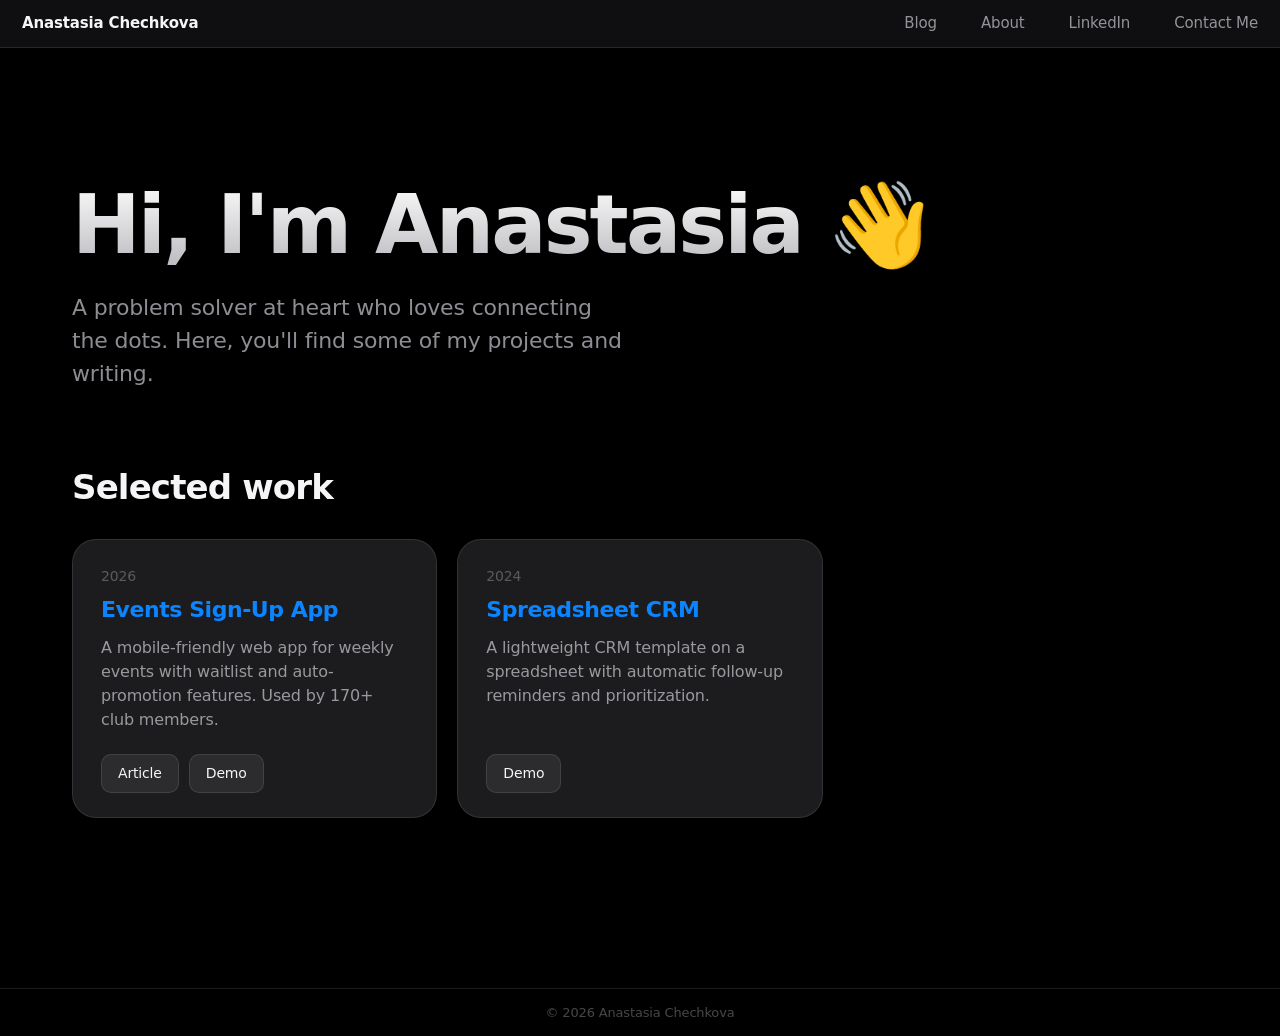
<file: index.html>
<!DOCTYPE html>
<html lang="en">
<head>
  <meta charset="UTF-8" />
  <meta name="viewport" content="width=device-width, initial-scale=1.0" />
  <meta name="color-scheme" content="dark" />
  <title>Anastasia Chechkova</title>
  <meta name="description" content="Anastasia Chechkova — product marketer in B2B SaaS. Positioning, messaging, pricing, and launches, backed by data and self-built AI workflows." />
  <meta name="author" content="Anastasia Chechkova" />
  <meta property="og:title" content="Anastasia Chechkova" />
  <meta property="og:description" content="Product marketer in B2B SaaS. Positioning, messaging, pricing, and launches." />
  <meta property="og:type" content="profile" />
  <link rel="icon" href="data:image/svg+xml,%3Csvg xmlns='http://www.w3.org/2000/svg' viewBox='0 0 32 32'%3E%3Crect width='32' height='32' rx='7' fill='%23000000'/%3E%3Ctext x='16' y='22' font-family='-apple-system,system-ui,sans-serif' font-size='18' font-weight='600' fill='%230a84ff' text-anchor='middle'%3EA%3C/text%3E%3C/svg%3E" />
  <link rel="stylesheet" href="/styles.css" />
  <script async src="https://tally.so/widgets/embed.js"></script>
</head>
<body>
  <nav class="nav">
    <a href="/" class="brand">Anastasia Chechkova</a>
    <button class="nav-toggle" type="button" aria-label="Menu" aria-expanded="false" aria-controls="navMenu">
      <span></span><span></span><span></span>
    </button>
    <div class="nav-menu" id="navMenu">
    <!-- <a href="/projects/">Projects</a> -->
    <a href="/blog/">Blog</a>
    <a href="/about/">About</a>
    <a href="https://www.linkedin.com/in/anastasia-chechkova/" target="_blank" rel="noopener">LinkedIn</a>
    <a href="#" data-tally-open="zxRKqR" data-tally-layout="modal" data-tally-width="572" data-tally-hide-title="1" data-tally-emoji-text="👋" data-tally-emoji-animation="wave" data-tally-auto-close="2000">Contact Me</a>
    </div>
  </nav>

  <main>
    <section class="hero-top">
      <h1 class="reveal"><span class="grad">Hi, I'm Anastasia</span> <span class="wave">👋</span></h1>
      <p class="reveal">A problem solver at heart who loves connecting the dots. Here, you'll find some of my projects and writing.</p>
    </section>

    <section class="section" style="padding-top: 0;">
      <div class="section-head">
        <h2>Selected work</h2>
        <!-- <a href="/projects/" class="see-all">View all →</a> -->
      </div>

      <div class="proj-grid">
        <article class="proj-card">
          <span class="year">2026</span>
          <h3>Events Sign-Up App</h3>
          <p>A mobile-friendly web app for weekly events with waitlist and auto-promotion features. Used by 170+ club members.</p>
          <div class="proj-actions">
            <a class="proj-btn" href="/blog/mobile-friendly-kayak-web-app/">Article</a>
            <a class="proj-btn" href="https://chechkovaa.github.io/gkc-demo/" target="_blank" rel="noopener">Demo</a>
          </div>
        </article>

        <!--
        <article class="proj-card">
          <span class="year">2025</span>
          <h3>AI Marketing Agent System</h3>
          <p>Custom agents and skills that run my marketing research, analysis, and drafting — how I actually work.</p>
          <div class="proj-actions">
            <a class="proj-btn" href="#">Article</a>
          </div>
        </article>
        -->

        <article class="proj-card">
          <span class="year">2024</span>
          <h3>Spreadsheet CRM</h3>
          <p>A lightweight CRM template on a spreadsheet with automatic follow-up reminders and prioritization.</p>
          <div class="proj-actions">
            <!-- <a class="proj-btn" href="#">Article</a> -->
            <a class="proj-btn" href="https://www.youtube.com/watch?v=fiVKSS6LZzY" target="_blank" rel="noopener" data-video="fiVKSS6LZzY">Demo</a>
          </div>
        </article>
      </div>
    </section>
  </main>

  <footer>© 2026 Anastasia Chechkova</footer>

  <!-- Video lightbox -->
  <div class="vid-modal" id="vidModal" role="dialog" aria-modal="true" aria-label="Video">
    <button class="vid-close" type="button" aria-label="Close video">&times;</button>
    <div class="vid-frame"></div>
  </div>

  <script src="/scripts.js"></script>
</body>
</html>
</file>
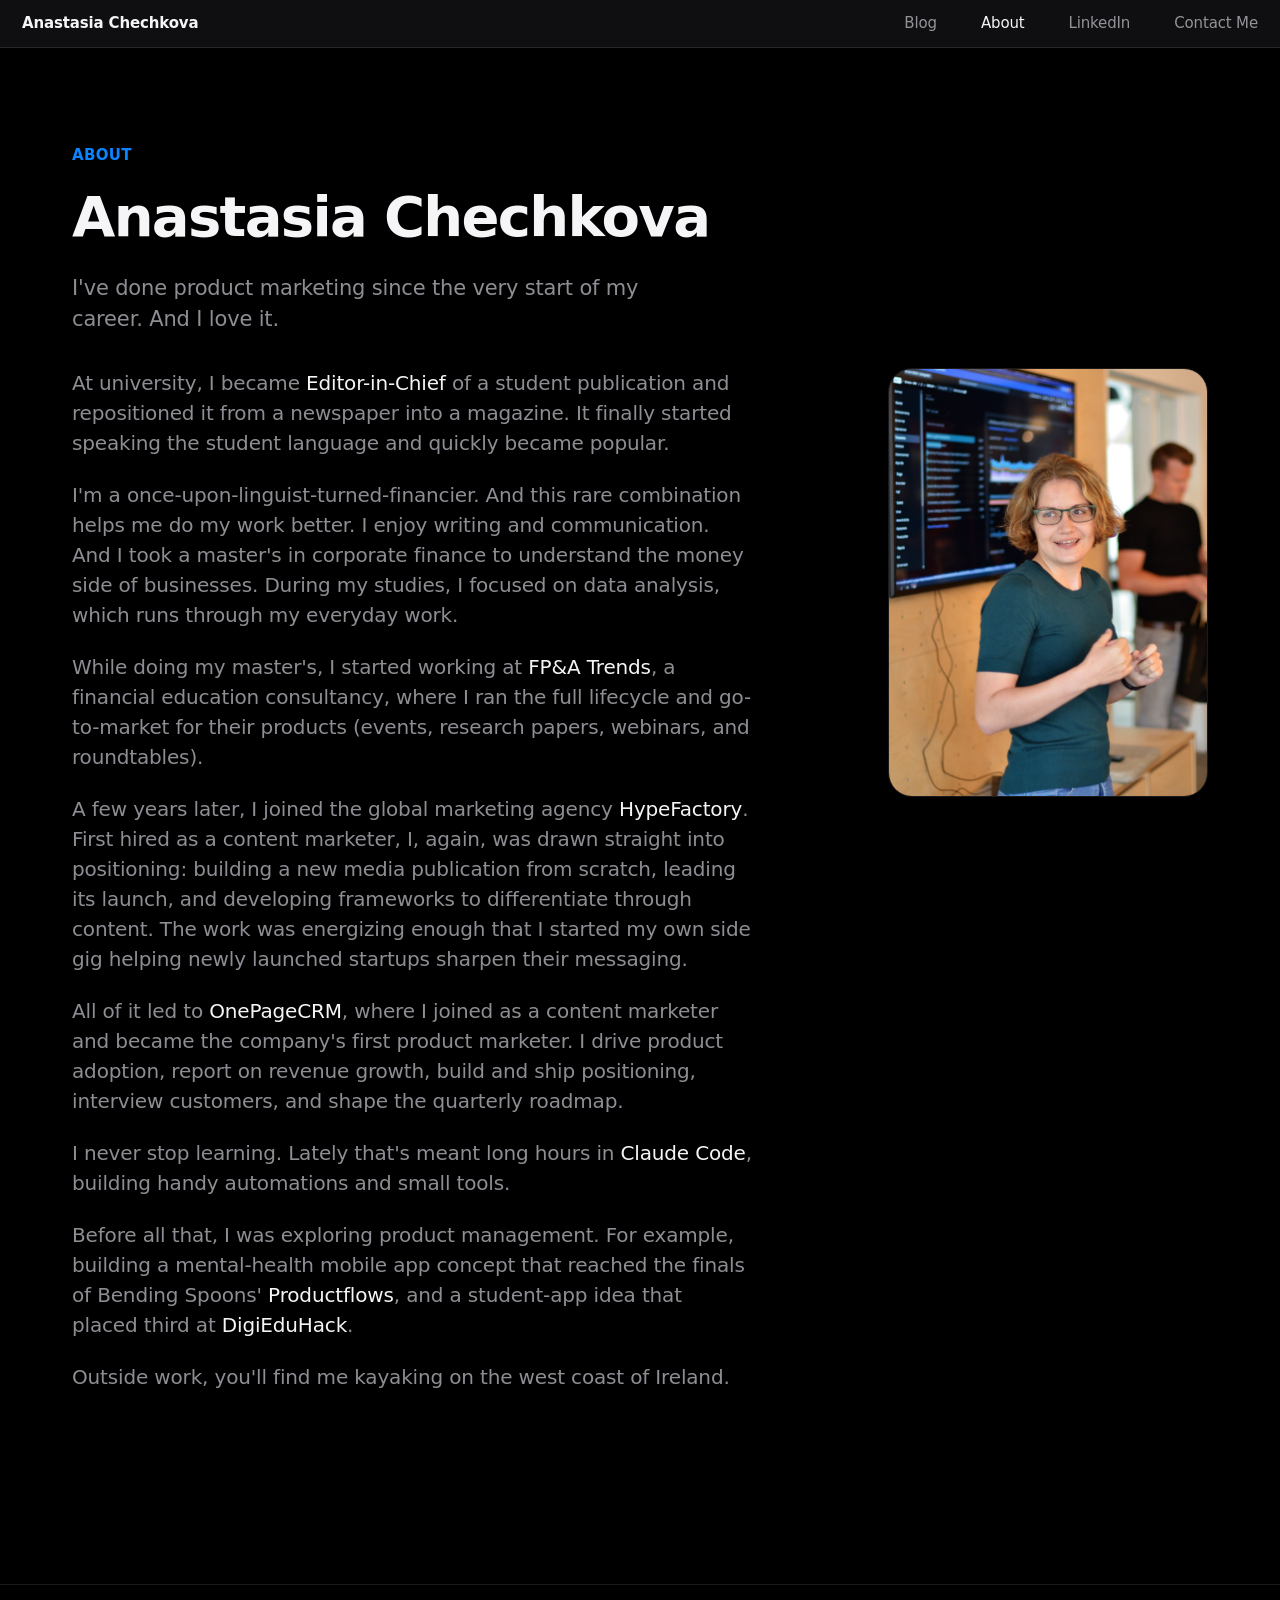
<file: about/index.html>
<!DOCTYPE html>
<html lang="en">
<head>
  <meta charset="UTF-8" />
  <meta name="viewport" content="width=device-width, initial-scale=1.0" />
  <meta name="color-scheme" content="dark" />
  <title>About — Anastasia Chechkova</title>
  <link rel="icon" href="data:image/svg+xml,%3Csvg xmlns='http://www.w3.org/2000/svg' viewBox='0 0 32 32'%3E%3Crect width='32' height='32' rx='7' fill='%23000000'/%3E%3Ctext x='16' y='22' font-family='-apple-system,system-ui,sans-serif' font-size='18' font-weight='600' fill='%230a84ff' text-anchor='middle'%3EA%3C/text%3E%3C/svg%3E" />
  <link rel="stylesheet" href="/styles.css" />
  <script async src="https://tally.so/widgets/embed.js"></script>
</head>
<body>
  <nav class="nav">
    <a href="/" class="brand">Anastasia Chechkova</a>
    <button class="nav-toggle" type="button" aria-label="Menu" aria-expanded="false" aria-controls="navMenu">
      <span></span><span></span><span></span>
    </button>
    <div class="nav-menu" id="navMenu">
    <!-- <a href="/projects/">Projects</a> -->
    <a href="/blog/">Blog</a>
    <a href="/about/" class="active">About</a>
    <a href="https://www.linkedin.com/in/anastasia-chechkova/" target="_blank" rel="noopener">LinkedIn</a>
    <a href="#" data-tally-open="zxRKqR" data-tally-layout="modal" data-tally-width="572" data-tally-hide-title="1" data-tally-emoji-text="👋" data-tally-emoji-animation="wave" data-tally-auto-close="2000">Contact Me</a>
    </div>
  </nav>

  <main>
    <header class="page-head reveal">
      <div class="eyebrow">About</div>
      <h1>Anastasia Chechkova</h1>
      <p>I've done product marketing since the very start of my career. And I love it.</p>
    </header>

    <section class="section" style="padding-top: 24px;">
      <div class="about-layout">
      <div class="prose reveal">
        <p>At university, I became <strong>Editor-in-Chief</strong> of a student publication and repositioned it from a newspaper into a magazine. It finally started speaking the student language and quickly became popular.</p>

        <p>I'm a once-upon-linguist-turned-financier. And this rare combination helps me do my work better. I enjoy writing and communication. And I took a master's in corporate finance to understand the money side of businesses. During my studies, I focused on data analysis, which runs through my everyday work.</p>

        <p>While doing my master's, I started working at <strong>FP&amp;A Trends</strong>, a financial education consultancy, where I ran the full lifecycle and go-to-market for their products (events, research papers, webinars, and roundtables).</p>

        <p>A few years later, I joined the global marketing agency <strong>HypeFactory</strong>. First hired as a content marketer, I, again, was drawn straight into positioning: building a new media publication from scratch, leading its launch, and developing frameworks to differentiate through content. The work was energizing enough that I started my own side gig helping newly launched startups sharpen their messaging.</p>

        <p>All of it led to <strong>OnePageCRM</strong>, where I joined as a content marketer and became the company's first product marketer. I drive product adoption, report on revenue growth, build and ship positioning, interview customers, and shape the quarterly roadmap.</p>

        <p>I never stop learning. Lately that's meant long hours in <strong>Claude Code</strong>, building handy automations and small tools.</p>

        <p>Before all that, I was exploring product management. For example, building a mental-health mobile app concept that reached the finals of Bending Spoons' <strong>Productflows</strong>, and a student-app idea that placed third at <strong>DigiEduHack</strong>.</p>

        <p>Outside work, you'll find me kayaking on the west coast of Ireland.</p>
      </div>

        <figure class="about-photo reveal">
          <img src="/assets/anastasia-talk.jpg" alt="Anastasia Chechkova presenting at a talk" />
        </figure>
      </div>
    </section>
  </main>

  <footer>© 2026 Anastasia Chechkova</footer>
  <script src="/scripts.js"></script>
</body>
</html>
</file>
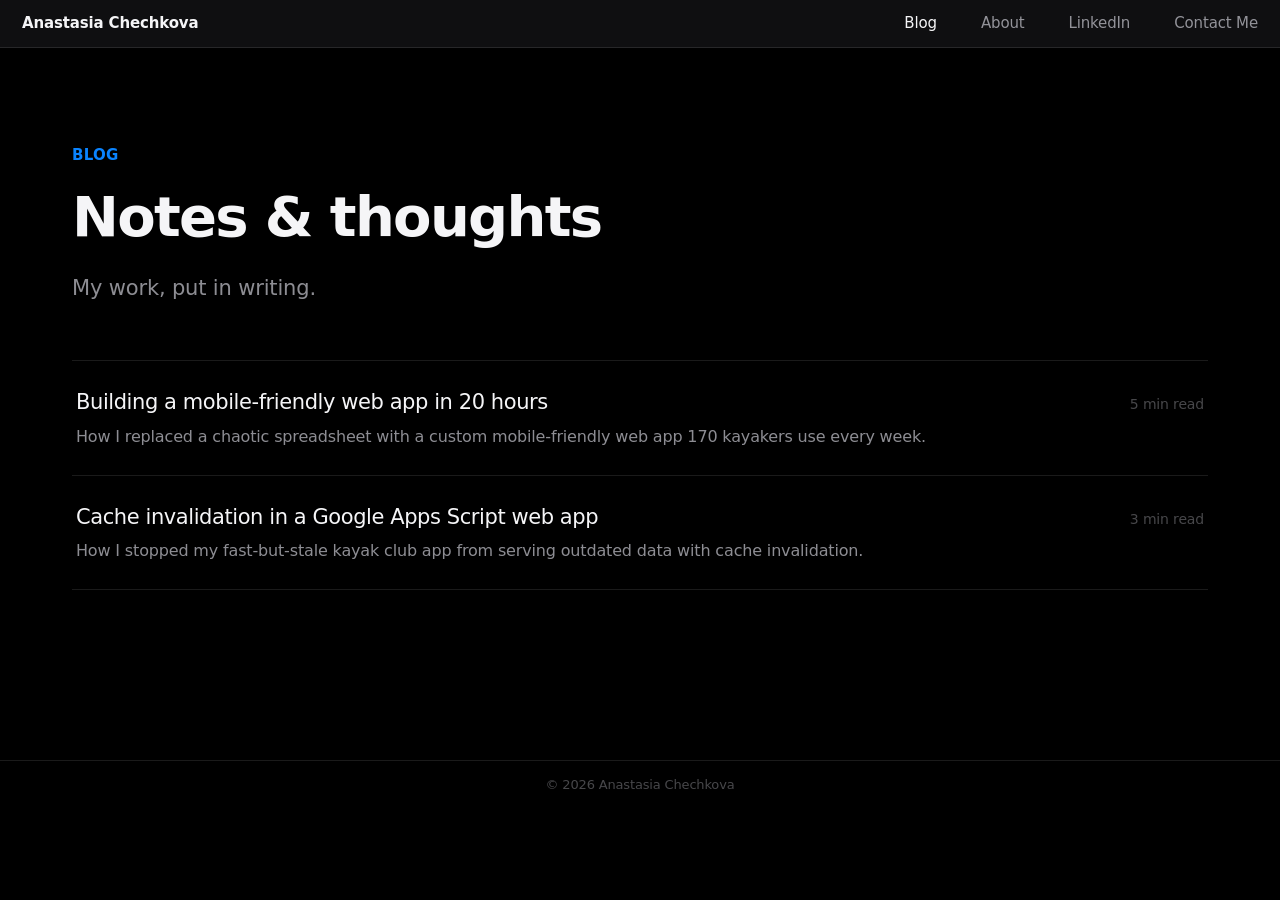
<file: blog/index.html>
<!DOCTYPE html>
<html lang="en">
<head>
  <meta charset="UTF-8" />
  <meta name="viewport" content="width=device-width, initial-scale=1.0" />
  <meta name="color-scheme" content="dark" />
  <title>Blog — Anastasia Chechkova</title>
  <link rel="icon" href="data:image/svg+xml,%3Csvg xmlns='http://www.w3.org/2000/svg' viewBox='0 0 32 32'%3E%3Crect width='32' height='32' rx='7' fill='%23000000'/%3E%3Ctext x='16' y='22' font-family='-apple-system,system-ui,sans-serif' font-size='18' font-weight='600' fill='%230a84ff' text-anchor='middle'%3EA%3C/text%3E%3C/svg%3E" />
  <link rel="stylesheet" href="/styles.css" />
  <script async src="https://tally.so/widgets/embed.js"></script>
</head>
<body>
  <nav class="nav">
    <a href="/" class="brand">Anastasia Chechkova</a>
    <button class="nav-toggle" type="button" aria-label="Menu" aria-expanded="false" aria-controls="navMenu">
      <span></span><span></span><span></span>
    </button>
    <div class="nav-menu" id="navMenu">
    <!-- <a href="/projects/">Projects</a> -->
    <a href="/blog/" class="active">Blog</a>
    <a href="/about/">About</a>
    <a href="https://www.linkedin.com/in/anastasia-chechkova/" target="_blank" rel="noopener">LinkedIn</a>
    <a href="#" data-tally-open="zxRKqR" data-tally-layout="modal" data-tally-width="572" data-tally-hide-title="1" data-tally-emoji-text="👋" data-tally-emoji-animation="wave" data-tally-auto-close="2000">Contact Me</a>
    </div>
  </nav>

  <main>
    <header class="page-head reveal">
      <div class="eyebrow">Blog</div>
      <h1>Notes &amp; thoughts</h1>
      <p>My work, put in writing.</p>
    </header>

    <section class="section" style="padding-top: 48px;">
      <div class="post-list">
        <a class="post reveal" href="/blog/mobile-friendly-kayak-web-app/">
          <div>
            <h3>Building a mobile-friendly web app in 20 hours</h3>
            <p>How I replaced a chaotic spreadsheet with a custom mobile-friendly web app 170 kayakers use every week.</p>
          </div>
          <span class="meta">5 min read</span>
        </a>

        <a class="post reveal" href="/blog/cache-invalidation-apps-script/">
          <div>
            <h3>Cache invalidation in a Google Apps Script web app</h3>
            <p>How I stopped my fast-but-stale kayak club app from serving outdated data with cache invalidation.</p>
          </div>
          <span class="meta">3 min read</span>
        </a>
      </div>
    </section>
  </main>

  <footer>© 2026 Anastasia Chechkova</footer>
  <script src="/scripts.js"></script>
</body>
</html>
</file>
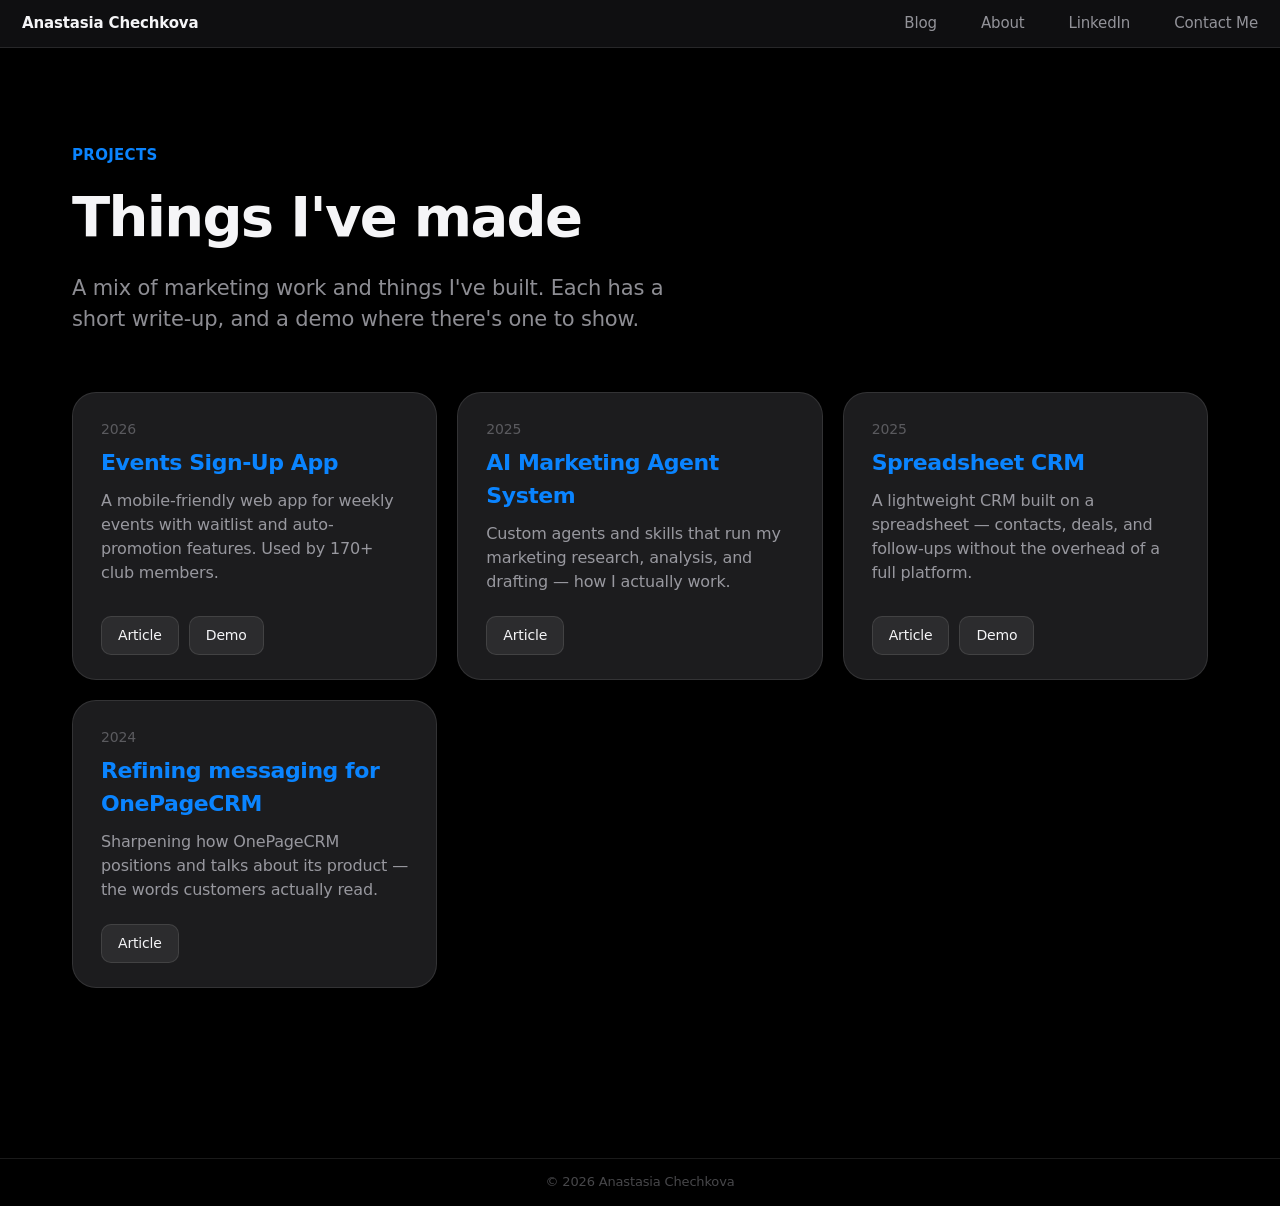
<file: projects/index.html>
<!DOCTYPE html>
<html lang="en">
<head>
  <meta charset="UTF-8" />
  <meta name="viewport" content="width=device-width, initial-scale=1.0" />
  <meta name="color-scheme" content="dark" />
  <title>Projects — Anastasia Chechkova</title>
  <link rel="icon" href="data:image/svg+xml,%3Csvg xmlns='http://www.w3.org/2000/svg' viewBox='0 0 32 32'%3E%3Crect width='32' height='32' rx='7' fill='%23000000'/%3E%3Ctext x='16' y='22' font-family='-apple-system,system-ui,sans-serif' font-size='18' font-weight='600' fill='%230a84ff' text-anchor='middle'%3EA%3C/text%3E%3C/svg%3E" />
  <link rel="stylesheet" href="/styles.css" />
  <script async src="https://tally.so/widgets/embed.js"></script>
</head>
<body>
  <nav class="nav">
    <a href="/" class="brand">Anastasia Chechkova</a>
    <button class="nav-toggle" type="button" aria-label="Menu" aria-expanded="false" aria-controls="navMenu">
      <span></span><span></span><span></span>
    </button>
    <div class="nav-menu" id="navMenu">
    <!-- <a href="/projects/" class="active">Projects</a> -->
    <a href="/blog/">Blog</a>
    <a href="/about/">About</a>
    <a href="https://www.linkedin.com/in/anastasia-chechkova/" target="_blank" rel="noopener">LinkedIn</a>
    <a href="#" data-tally-open="zxRKqR" data-tally-layout="modal" data-tally-width="572" data-tally-hide-title="1" data-tally-emoji-text="👋" data-tally-emoji-animation="wave" data-tally-auto-close="2000">Contact Me</a>
    </div>
  </nav>

  <main>
    <header class="page-head reveal">
      <div class="eyebrow">Projects</div>
      <h1>Things I've made</h1>
      <p>A mix of marketing work and things I've built. Each has a short write-up, and a demo where there's one to show.</p>
    </header>

    <section class="section" style="padding-top: 48px;">
      <div class="proj-grid">
        <article class="proj-card">
          <span class="year">2026</span>
          <h3>Events Sign-Up App</h3>
          <p>A mobile-friendly web app for weekly events with waitlist and auto-promotion features. Used by 170+ club members.</p>
          <div class="proj-actions">
            <a class="proj-btn" href="#">Article</a>
            <a class="proj-btn" href="https://chechkovaa.github.io/gkc-demo/" target="_blank" rel="noopener">Demo</a>
          </div>
        </article>

        <article class="proj-card">
          <span class="year">2025</span>
          <h3>AI Marketing Agent System</h3>
          <p>Custom agents and skills that run my marketing research, analysis, and drafting — how I actually work.</p>
          <div class="proj-actions">
            <a class="proj-btn" href="#">Article</a>
          </div>
        </article>

        <article class="proj-card">
          <span class="year">2025</span>
          <h3>Spreadsheet CRM</h3>
          <p>A lightweight CRM built on a spreadsheet — contacts, deals, and follow-ups without the overhead of a full platform.</p>
          <div class="proj-actions">
            <a class="proj-btn" href="#">Article</a>
            <a class="proj-btn" href="https://www.youtube.com/watch?v=fiVKSS6LZzY" target="_blank" rel="noopener">Demo</a>
          </div>
        </article>

        <article class="proj-card">
          <span class="year">2024</span>
          <h3>Refining messaging for OnePageCRM</h3>
          <p>Sharpening how OnePageCRM positions and talks about its product — the words customers actually read.</p>
          <div class="proj-actions">
            <a class="proj-btn" href="#">Article</a>
          </div>
        </article>
      </div>
    </section>
  </main>

  <footer>© 2026 Anastasia Chechkova</footer>
  <script src="/scripts.js"></script>
</body>
</html>
</file>
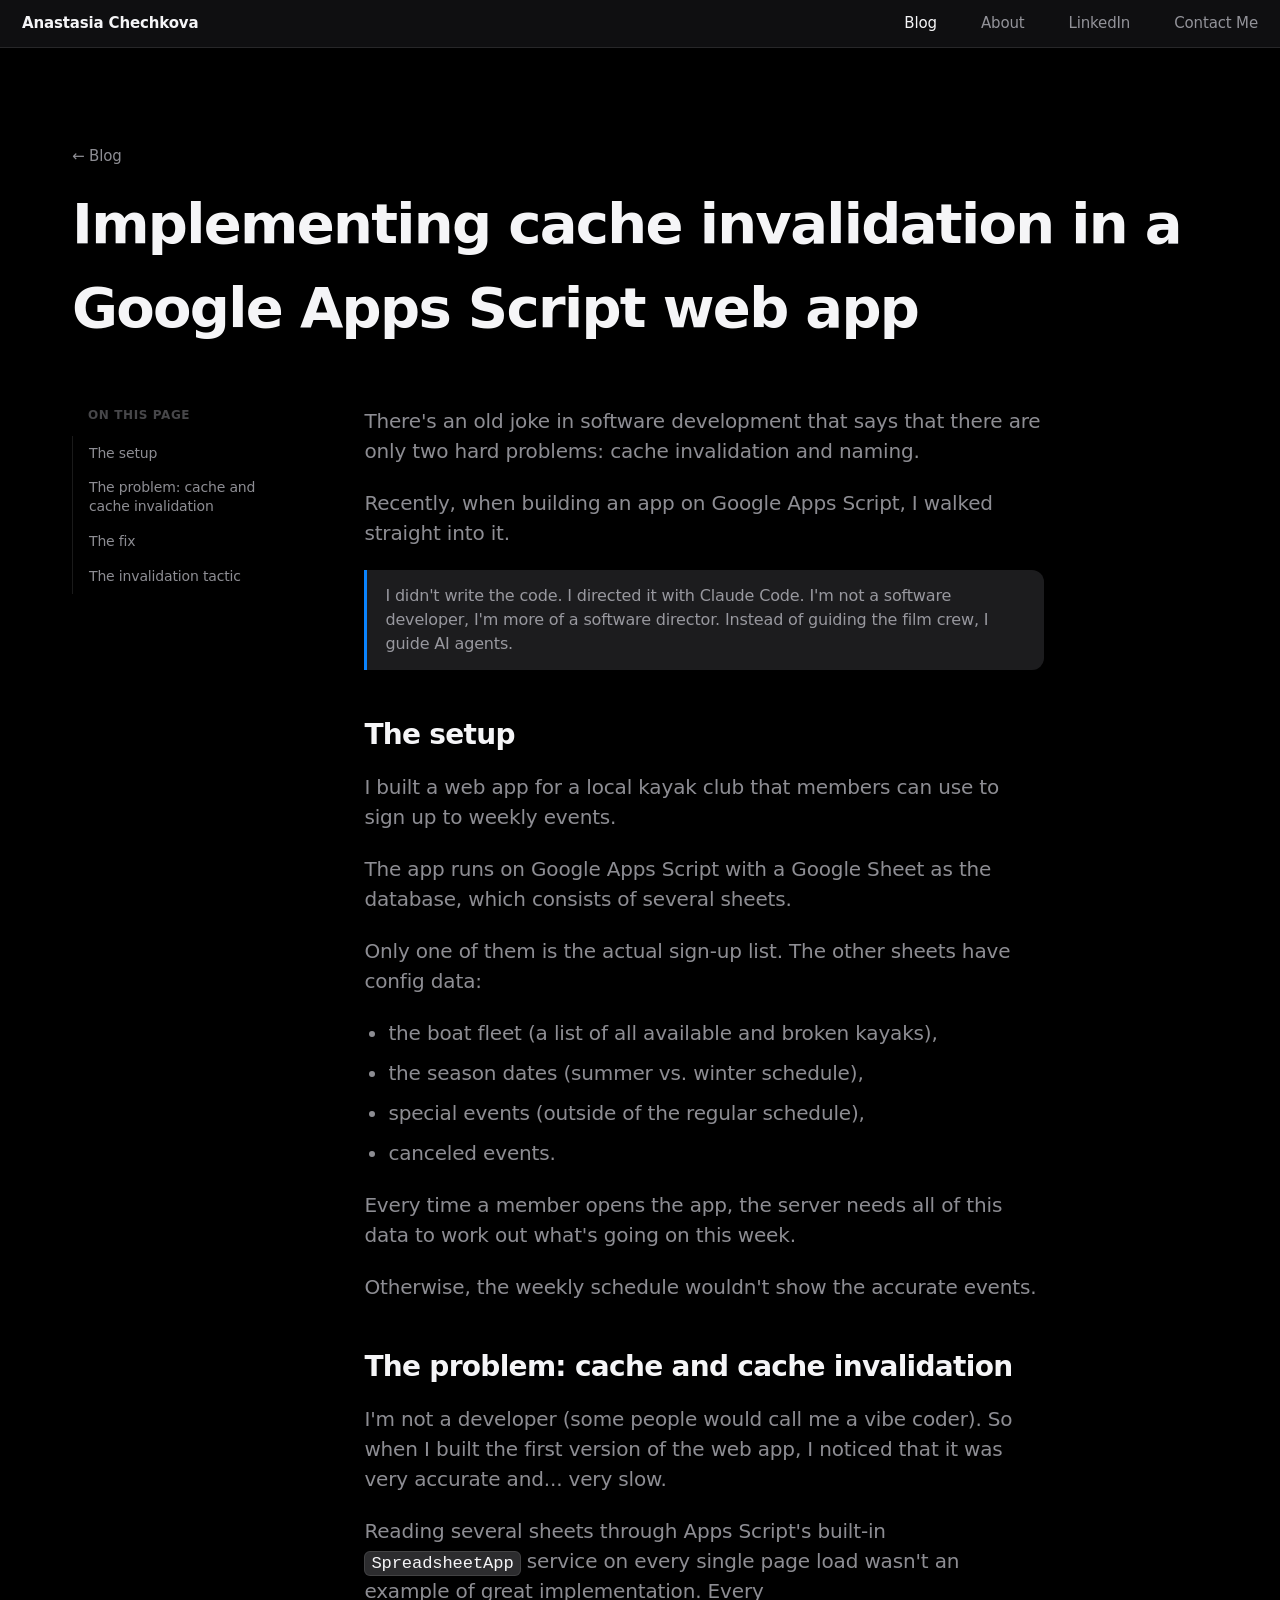
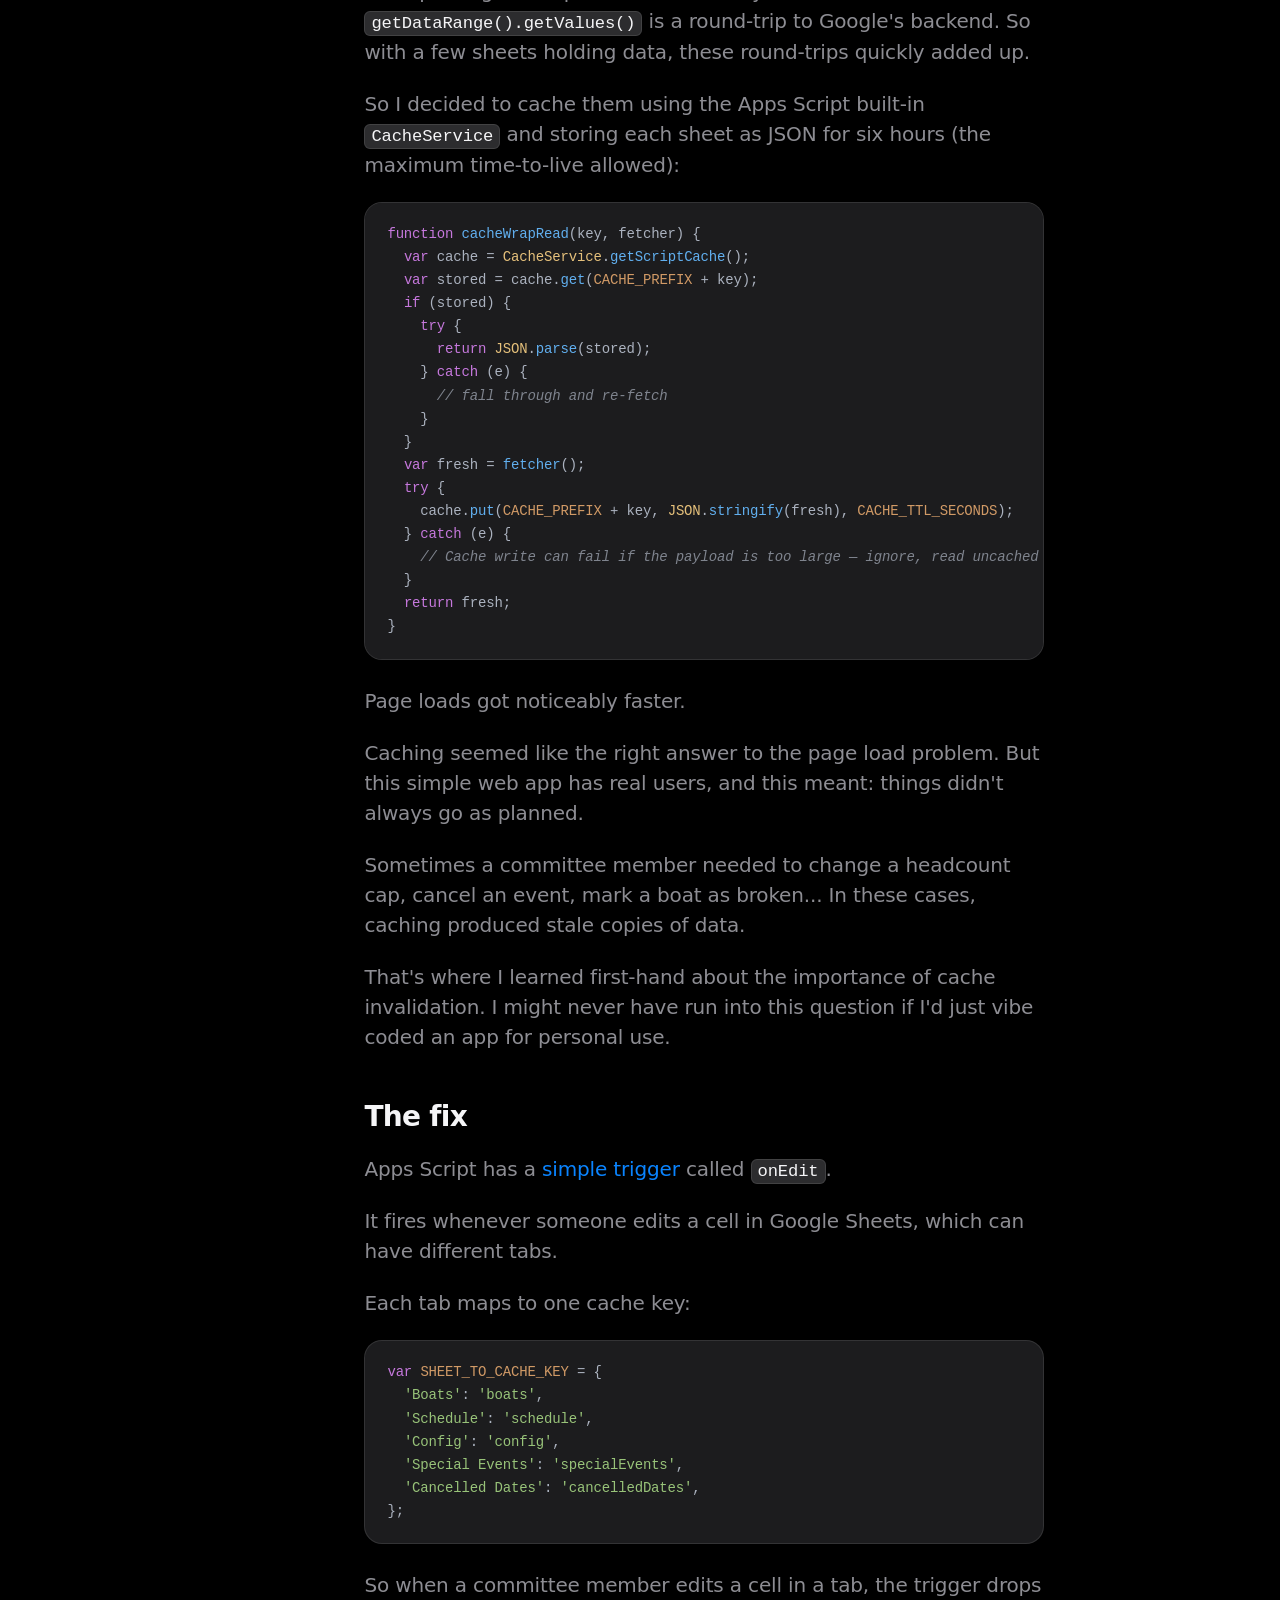
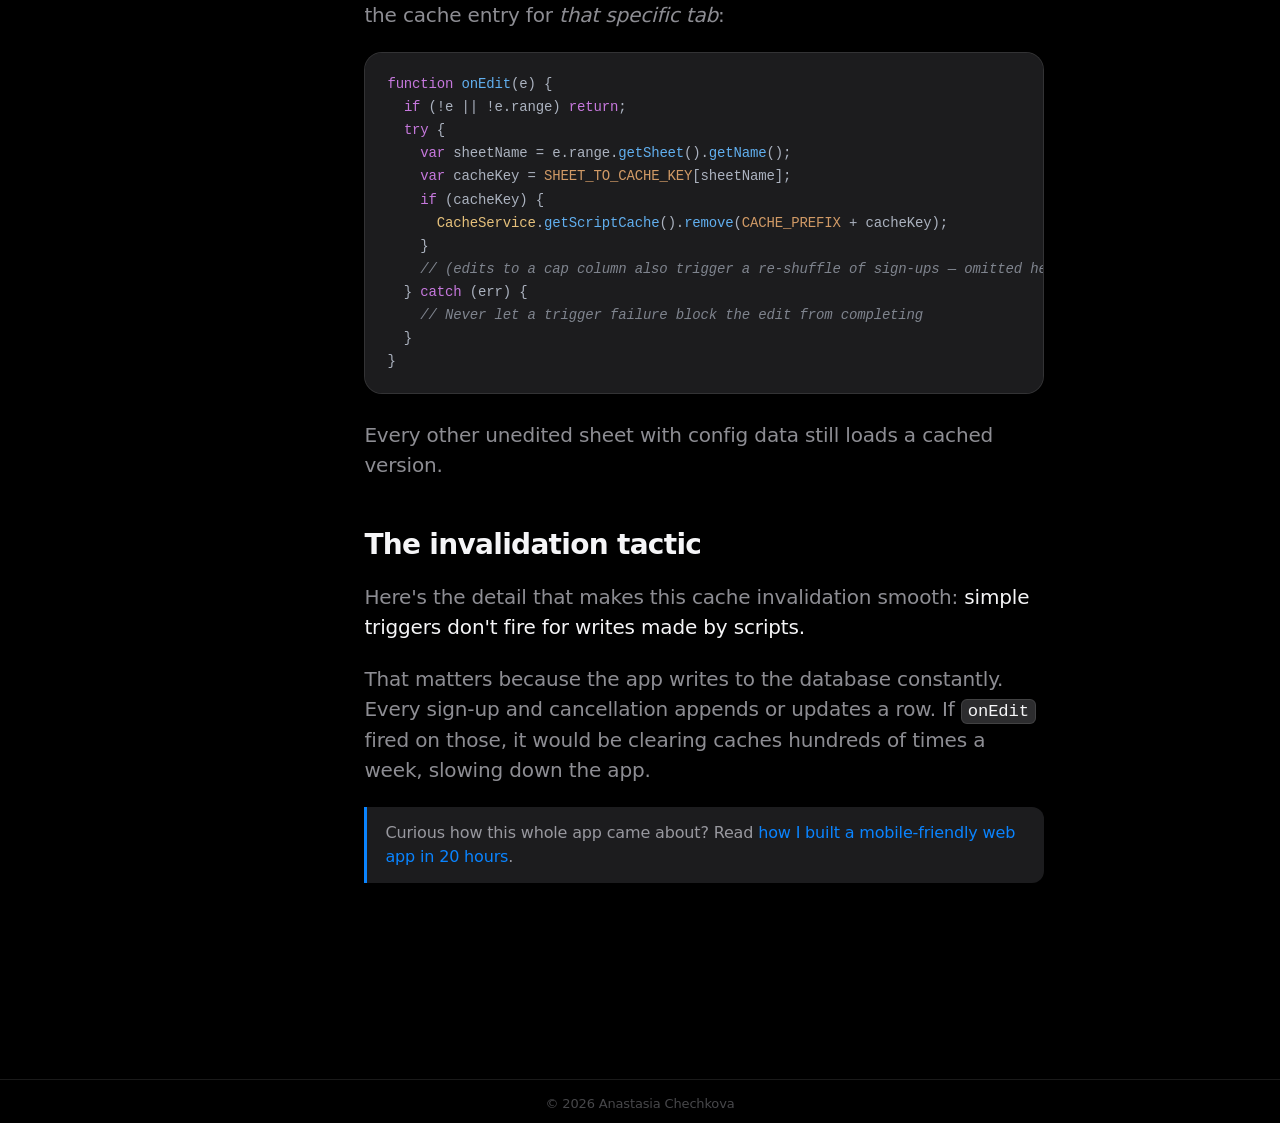
<file: blog/cache-invalidation-apps-script/index.html>
<!DOCTYPE html>
<html lang="en">
<head>
  <meta charset="UTF-8" />
  <meta name="viewport" content="width=device-width, initial-scale=1.0" />
  <meta name="color-scheme" content="dark" />
  <title>Cache invalidation in a Google Apps Script web app — Anastasia Chechkova</title>
  <meta name="description" content="Caching made my kayak-club app fast — then it started serving stale data. How per-sheet onEdit triggers fixed cache invalidation in Google Apps Script." />
  <meta name="author" content="Anastasia Chechkova" />
  <meta property="og:title" content="Cache invalidation in a Google Apps Script web app" />
  <meta property="og:description" content="Caching made my kayak-club app fast — then it started serving stale data. How per-sheet onEdit triggers fixed it." />
  <meta property="og:type" content="article" />
  <link rel="icon" href="data:image/svg+xml,%3Csvg xmlns='http://www.w3.org/2000/svg' viewBox='0 0 32 32'%3E%3Crect width='32' height='32' rx='7' fill='%23000000'/%3E%3Ctext x='16' y='22' font-family='-apple-system,system-ui,sans-serif' font-size='18' font-weight='600' fill='%230a84ff' text-anchor='middle'%3EA%3C/text%3E%3C/svg%3E" />
  <link rel="stylesheet" href="/styles.css" />
  <script async src="https://tally.so/widgets/embed.js"></script>
</head>
<body>
  <nav class="nav">
    <a href="/" class="brand">Anastasia Chechkova</a>
    <button class="nav-toggle" type="button" aria-label="Menu" aria-expanded="false" aria-controls="navMenu">
      <span></span><span></span><span></span>
    </button>
    <div class="nav-menu" id="navMenu">
    <!-- <a href="/projects/">Projects</a> -->
    <a href="/blog/" class="active">Blog</a>
    <a href="/about/">About</a>
    <a href="https://www.linkedin.com/in/anastasia-chechkova/" target="_blank" rel="noopener">LinkedIn</a>
    <a href="#" data-tally-open="zxRKqR" data-tally-layout="modal" data-tally-width="572" data-tally-hide-title="1" data-tally-emoji-text="👋" data-tally-emoji-animation="wave" data-tally-auto-close="2000">Contact Me</a>
    </div>
  </nav>

  <main>
    <header class="page-head post-head reveal">
      <a href="/blog/" class="back-link">← Blog</a>
      <h1>Implementing cache invalidation in a Google Apps Script web app</h1>
    </header>

    <div class="post-body">
    <aside class="toc reveal">
      <p class="toc-title">On this page</p>
      <nav>
        <a href="#setup">The setup</a>
        <a href="#problem">The problem: cache and cache invalidation</a>
        <a href="#fix">The fix</a>
        <a href="#tactic">The invalidation tactic</a>
      </nav>
    </aside>

    <article class="prose reveal">
      <p>There's an old joke in software development that says that there are only two hard problems: cache invalidation and naming.</p>

      <p>Recently, when building an app on Google Apps Script, I walked straight into it.</p>

      <div class="note"><p>I didn't write the code. I directed it with Claude Code. I'm not a software developer, I'm more of a software director. Instead of guiding the film crew, I guide AI agents.</p></div>

      <h2 id="setup">The setup</h2>

      <p>I built a web app for a local kayak club that members can use to sign up to weekly events.</p>

      <p>The app runs on Google Apps Script with a Google Sheet as the database, which consists of several sheets.</p>

      <p>Only one of them is the actual sign-up list. The other sheets have config data:</p>

      <ul>
        <li>the boat fleet (a list of all available and broken kayaks),</li>
        <li>the season dates (summer vs. winter schedule),</li>
        <li>special events (outside of the regular schedule),</li>
        <li>canceled events.</li>
      </ul>

      <p>Every time a member opens the app, the server needs all of this data to work out what's going on this week.</p>

      <p>Otherwise, the weekly schedule wouldn't show the accurate events.</p>

      <h2 id="problem">The problem: cache and cache invalidation</h2>

      <p>I'm not a developer (some people would call me a vibe coder). So when I built the first version of the web app, I noticed that it was very accurate and... very slow.</p>

      <p>Reading several sheets through Apps Script's built-in <code>SpreadsheetApp</code> service on every single page load wasn't an example of great implementation. Every <code>getDataRange().getValues()</code> is a round-trip to Google's backend. So with a few sheets holding data, these round-trips quickly added up.</p>

      <p>So I decided to cache them using the Apps Script built-in <code>CacheService</code> and storing each sheet as JSON for six hours (the maximum time-to-live allowed):</p>

      <pre><code><span class="tok-k">function</span> <span class="tok-f">cacheWrapRead</span>(key, fetcher) {
  <span class="tok-k">var</span> cache = <span class="tok-b">CacheService</span>.<span class="tok-f">getScriptCache</span>();
  <span class="tok-k">var</span> stored = cache.<span class="tok-f">get</span>(<span class="tok-n">CACHE_PREFIX</span> + key);
  <span class="tok-k">if</span> (stored) {
    <span class="tok-k">try</span> {
      <span class="tok-k">return</span> <span class="tok-b">JSON</span>.<span class="tok-f">parse</span>(stored);
    } <span class="tok-k">catch</span> (e) {
      <span class="tok-c">// fall through and re-fetch</span>
    }
  }
  <span class="tok-k">var</span> fresh = <span class="tok-f">fetcher</span>();
  <span class="tok-k">try</span> {
    cache.<span class="tok-f">put</span>(<span class="tok-n">CACHE_PREFIX</span> + key, <span class="tok-b">JSON</span>.<span class="tok-f">stringify</span>(fresh), <span class="tok-n">CACHE_TTL_SECONDS</span>);
  } <span class="tok-k">catch</span> (e) {
    <span class="tok-c">// Cache write can fail if the payload is too large — ignore, read uncached</span>
  }
  <span class="tok-k">return</span> fresh;
}</code></pre>

      <p>Page loads got noticeably faster.</p>

      <p>Caching seemed like the right answer to the page load problem. But this simple web app has real users, and this meant: things didn't always go as planned.</p>

      <p>Sometimes a committee member needed to change a headcount cap, cancel an event, mark a boat as broken... In these cases, caching produced stale copies of data.</p>

      <p>That's where I learned first-hand about the importance of cache invalidation. I might never have run into this question if I'd just vibe coded an app for personal use.</p>

      <h2 id="fix">The fix</h2>

      <p>Apps Script has a <a href="https://developers.google.com/apps-script/guides/triggers" target="_blank" rel="noopener">simple trigger</a> called <code>onEdit</code>.</p>

      <p>It fires whenever someone edits a cell in Google Sheets, which can have different tabs.</p>

      <p>Each tab maps to one cache key:</p>

      <pre><code><span class="tok-k">var</span> <span class="tok-n">SHEET_TO_CACHE_KEY</span> = {
  <span class="tok-s">'Boats'</span>: <span class="tok-s">'boats'</span>,
  <span class="tok-s">'Schedule'</span>: <span class="tok-s">'schedule'</span>,
  <span class="tok-s">'Config'</span>: <span class="tok-s">'config'</span>,
  <span class="tok-s">'Special Events'</span>: <span class="tok-s">'specialEvents'</span>,
  <span class="tok-s">'Cancelled Dates'</span>: <span class="tok-s">'cancelledDates'</span>,
};</code></pre>

      <p>So when a committee member edits a cell in a tab, the trigger drops the cache entry for <em>that specific tab</em>:</p>

      <pre><code><span class="tok-k">function</span> <span class="tok-f">onEdit</span>(e) {
  <span class="tok-k">if</span> (!e || !e.range) <span class="tok-k">return</span>;
  <span class="tok-k">try</span> {
    <span class="tok-k">var</span> sheetName = e.range.<span class="tok-f">getSheet</span>().<span class="tok-f">getName</span>();
    <span class="tok-k">var</span> cacheKey = <span class="tok-n">SHEET_TO_CACHE_KEY</span>[sheetName];
    <span class="tok-k">if</span> (cacheKey) {
      <span class="tok-b">CacheService</span>.<span class="tok-f">getScriptCache</span>().<span class="tok-f">remove</span>(<span class="tok-n">CACHE_PREFIX</span> + cacheKey);
    }
    <span class="tok-c">// (edits to a cap column also trigger a re-shuffle of sign-ups — omitted here)</span>
  } <span class="tok-k">catch</span> (err) {
    <span class="tok-c">// Never let a trigger failure block the edit from completing</span>
  }
}</code></pre>

      <p>Every other unedited sheet with config data still loads a cached version.</p>

      <h2 id="tactic">The invalidation tactic</h2>

      <p>Here's the detail that makes this cache invalidation smooth: <strong>simple triggers don't fire for writes made by scripts.</strong></p>

      <p>That matters because the app writes to the database constantly. Every sign-up and cancellation appends or updates a row. If <code>onEdit</code> fired on those, it would be clearing caches hundreds of times a week, slowing down the app.</p>

      <div class="note"><p>Curious how this whole app came about? Read <a href="/blog/mobile-friendly-kayak-web-app/">how I built a mobile-friendly web app in 20 hours</a>.</p></div>
    </article>
    </div>
  </main>

  <footer>© 2026 Anastasia Chechkova</footer>
  <script src="/scripts.js"></script>
</body>
</html>
</file>
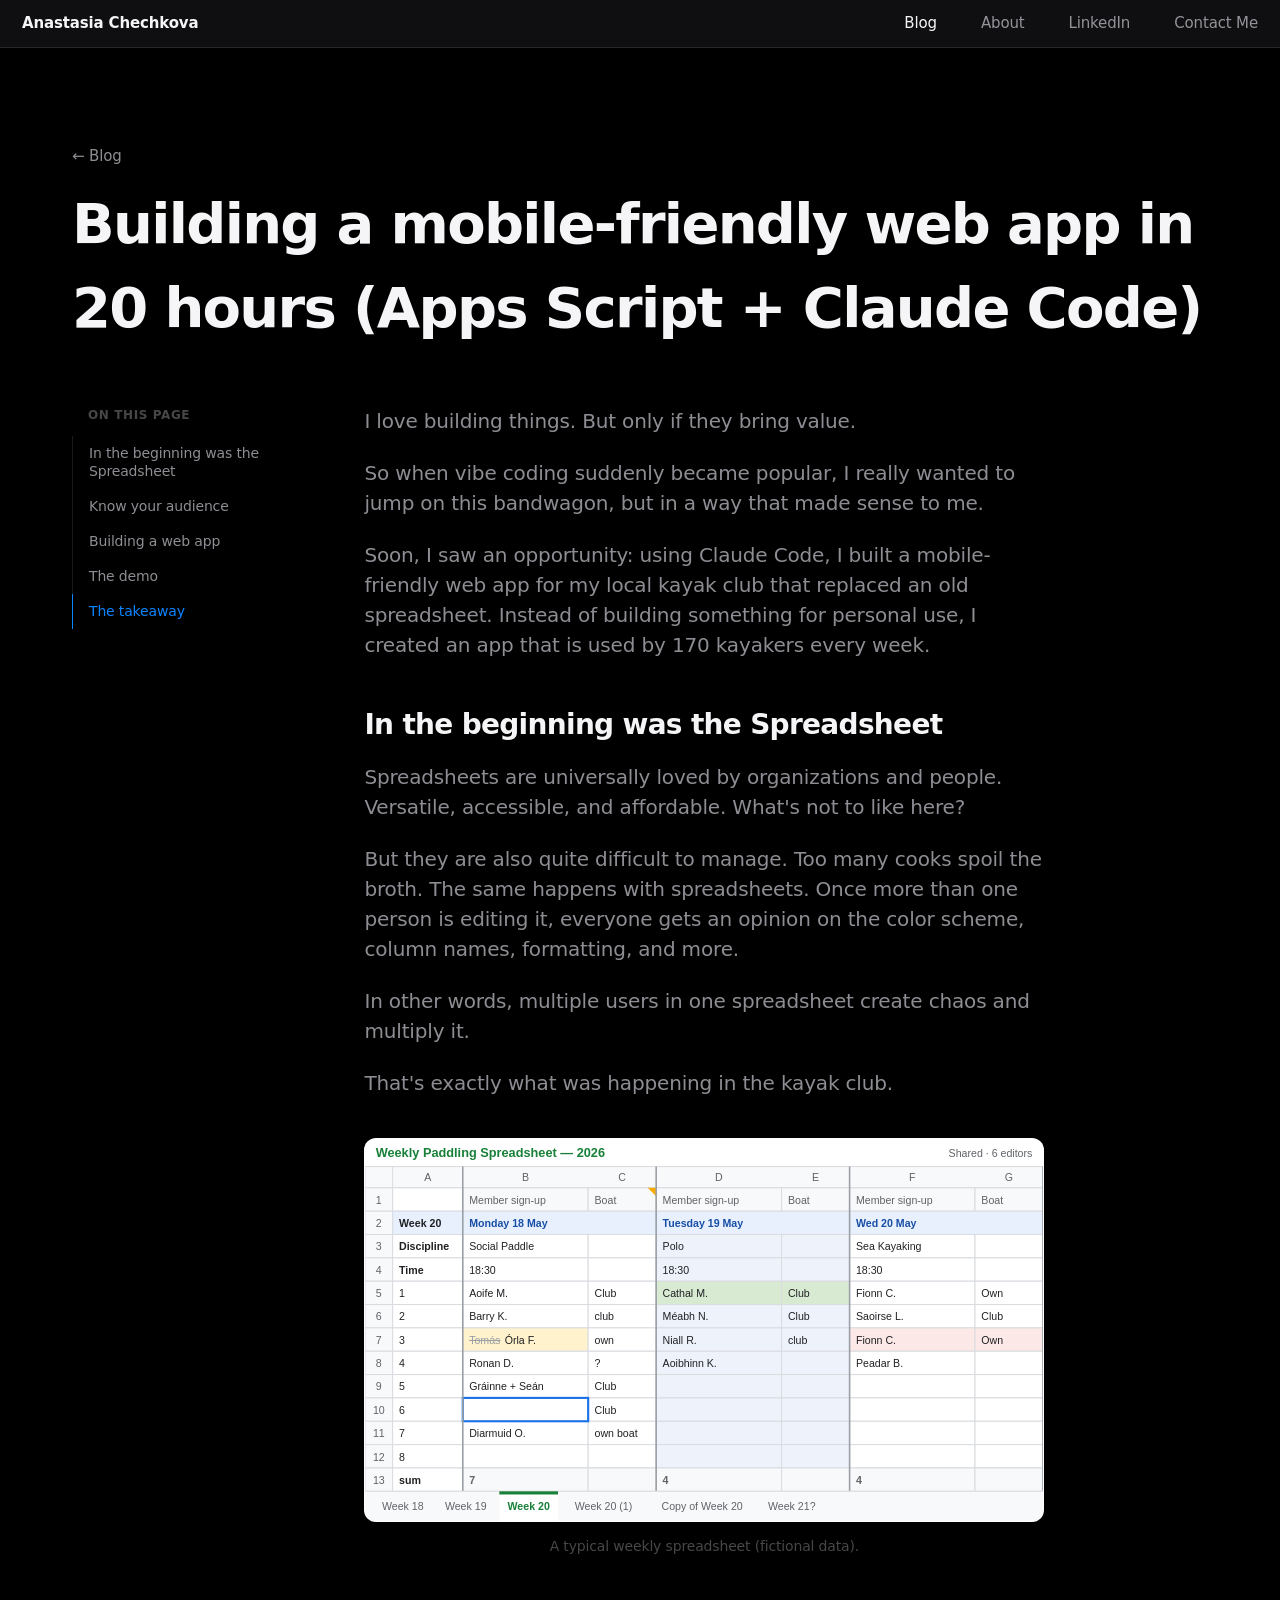
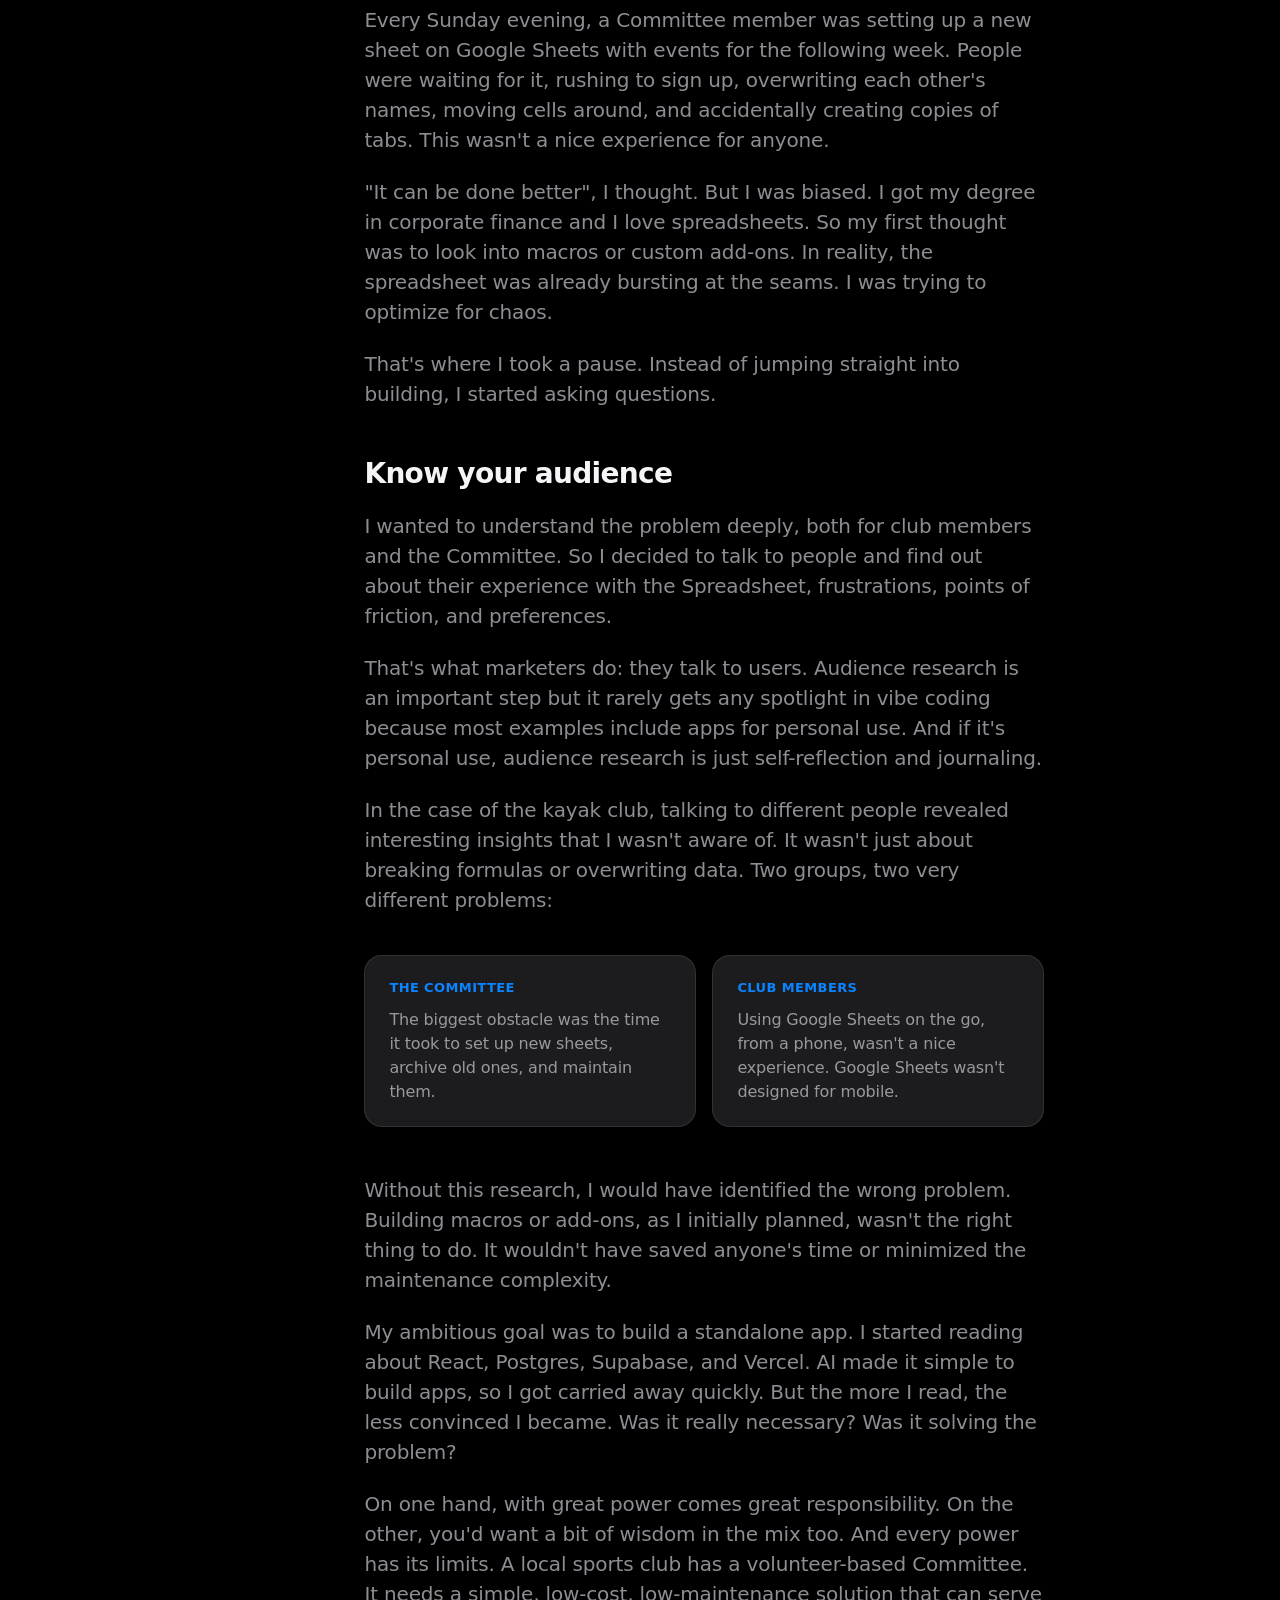
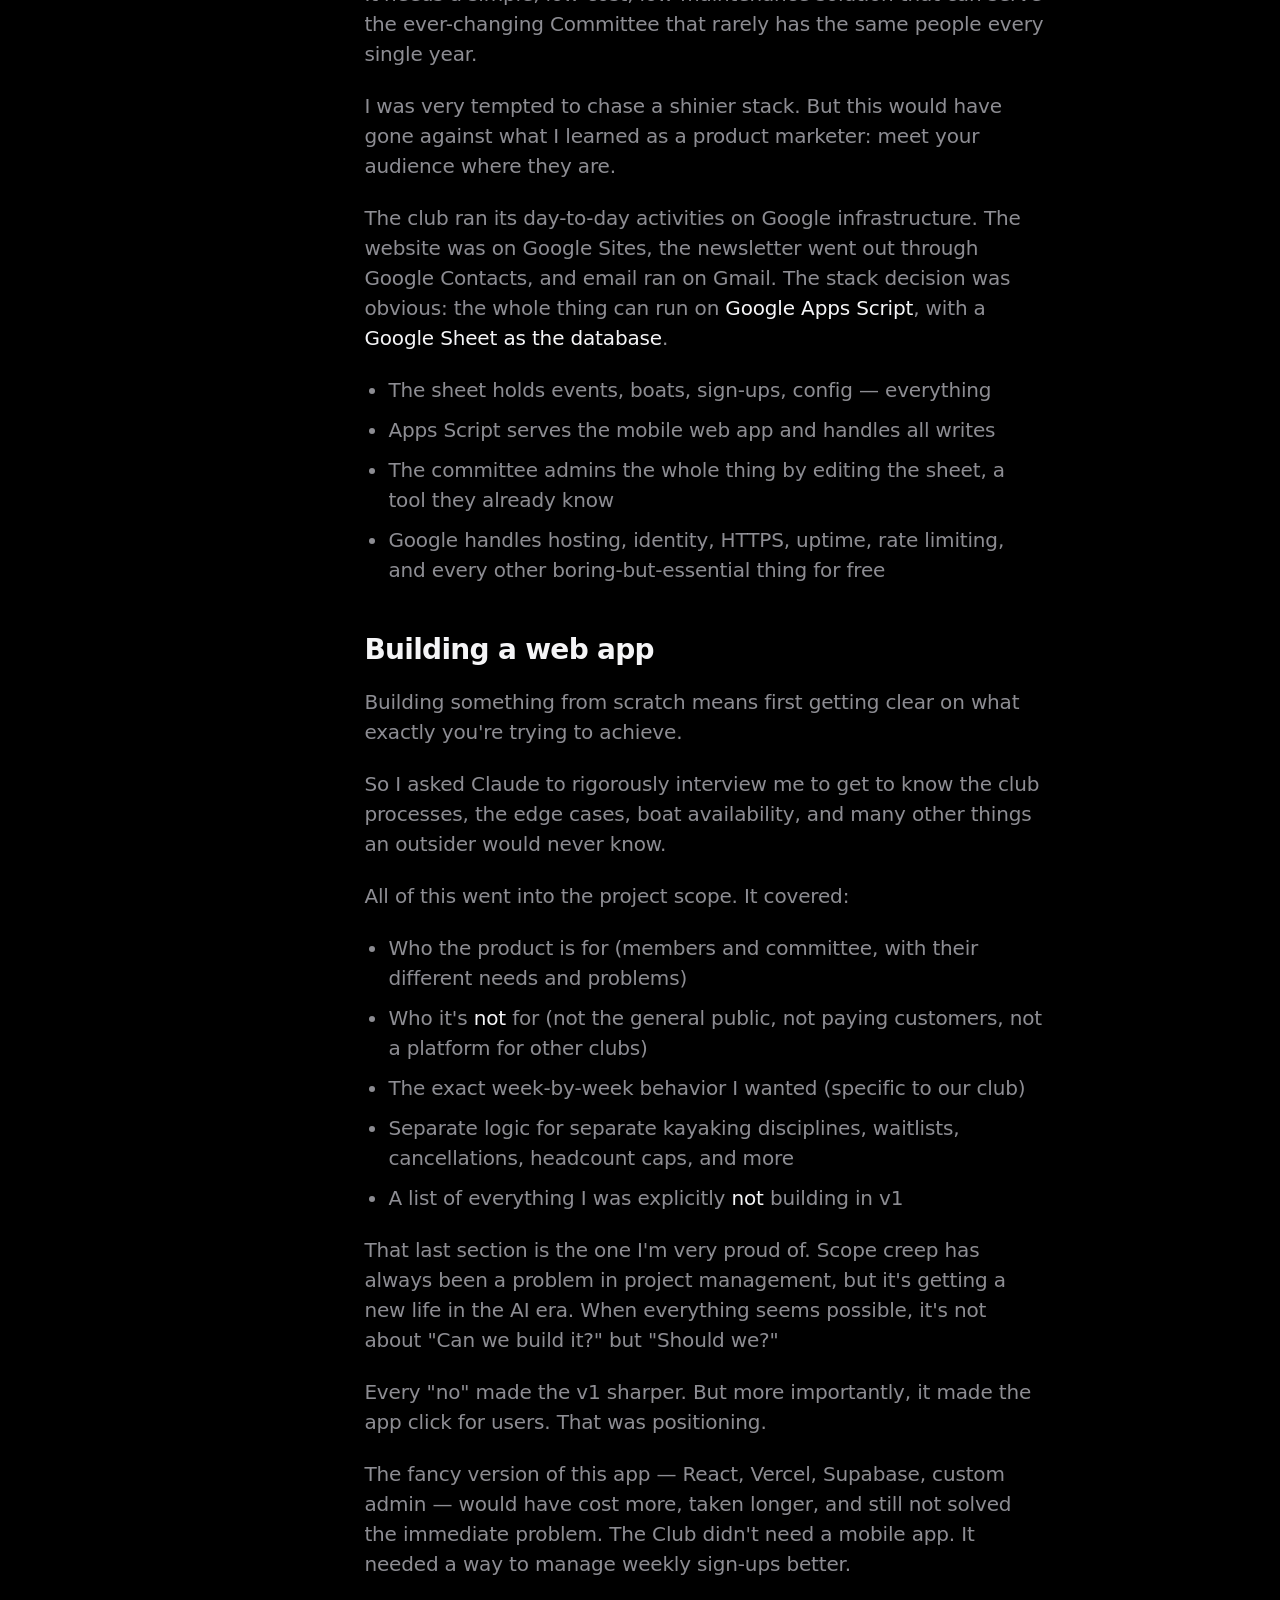
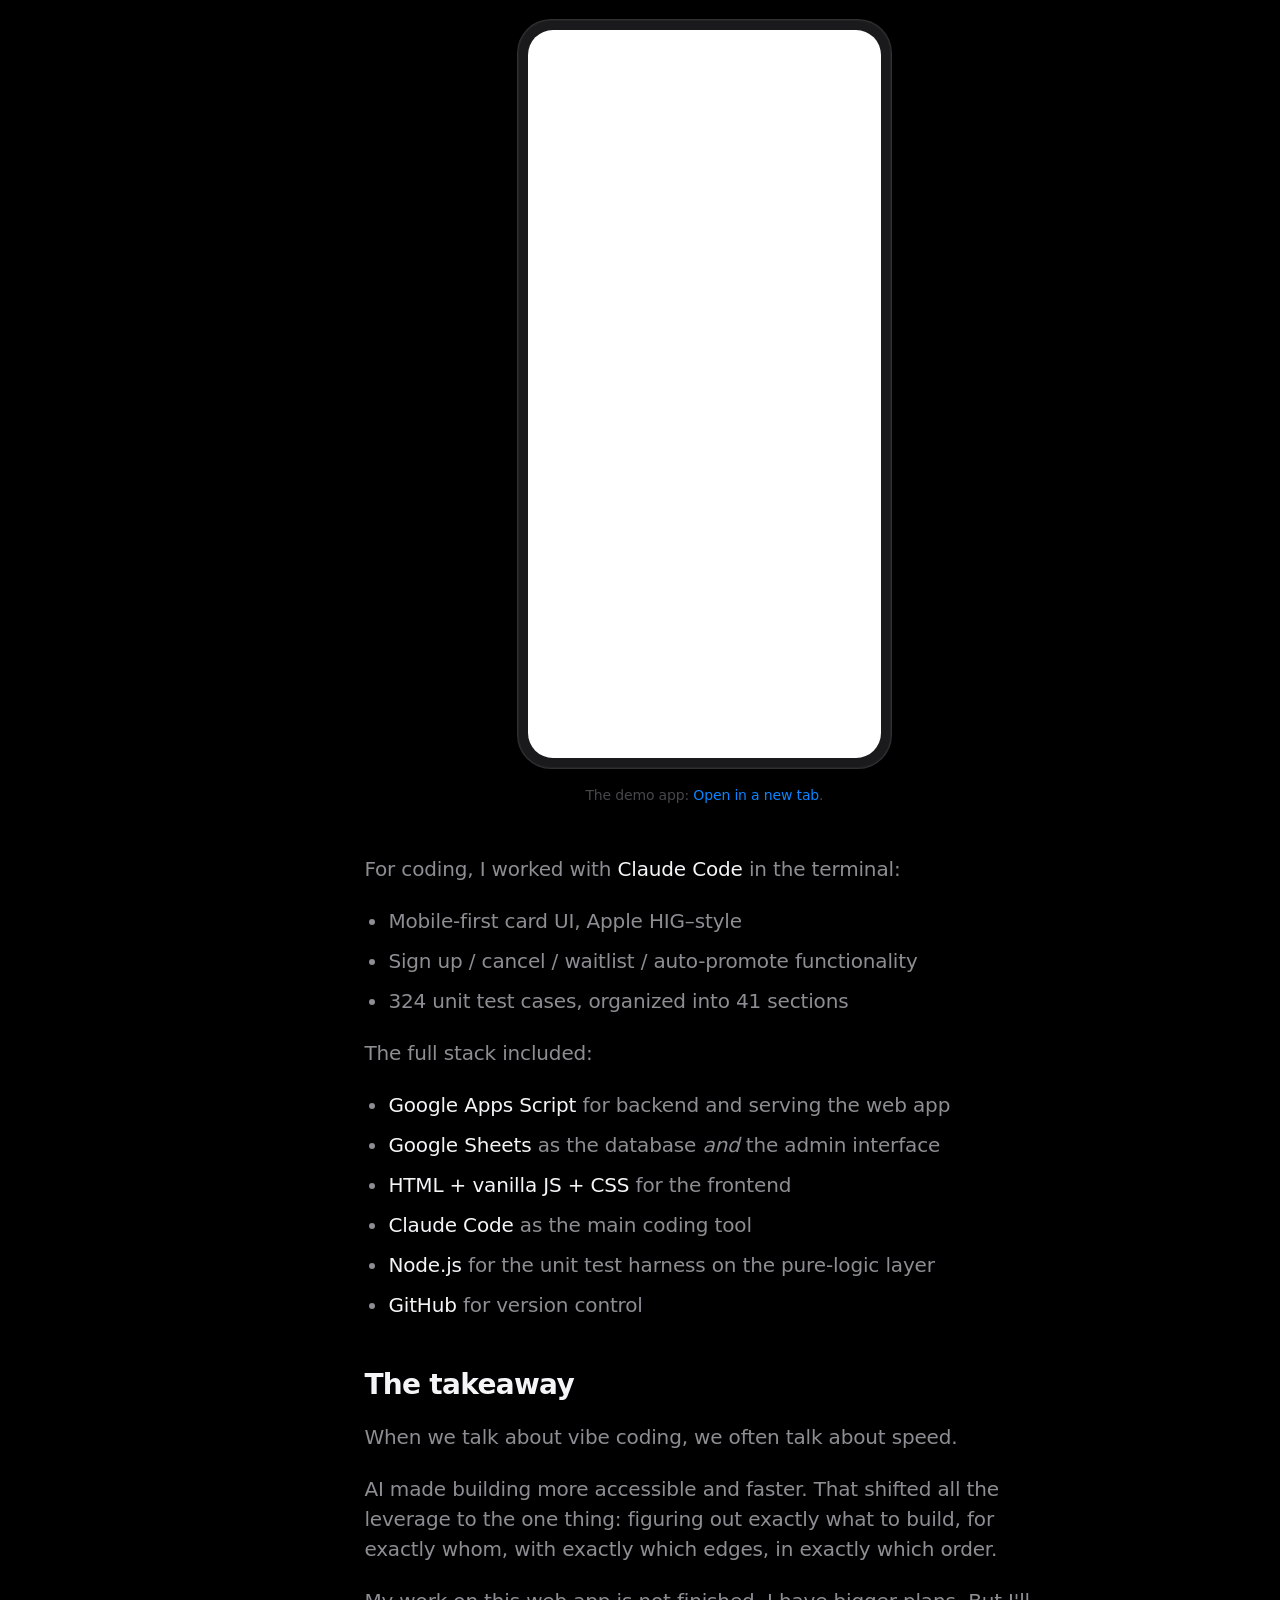
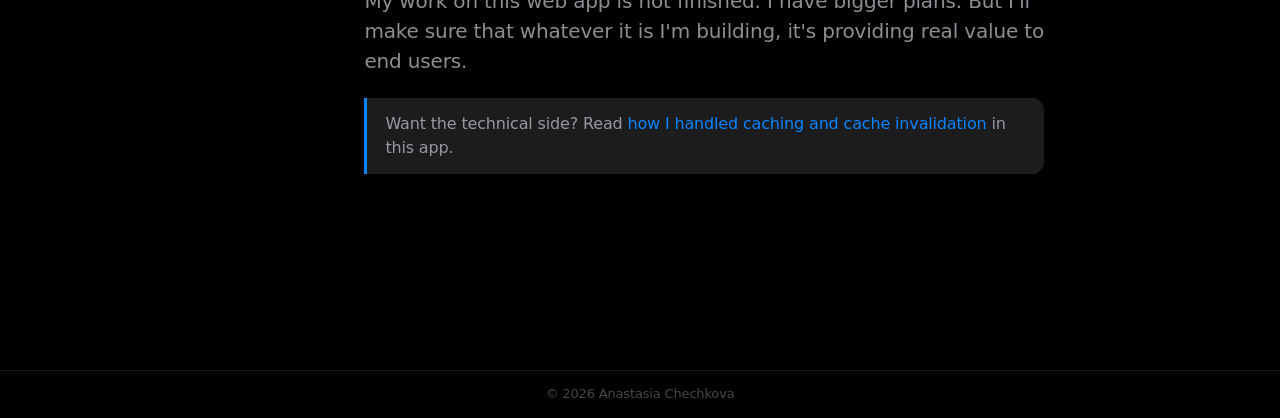
<file: blog/mobile-friendly-kayak-web-app/index.html>
<!DOCTYPE html>
<html lang="en">
<head>
  <meta charset="UTF-8" />
  <meta name="viewport" content="width=device-width, initial-scale=1.0" />
  <meta name="color-scheme" content="dark" />
  <title>Building a mobile-friendly web app in 20 hours — Anastasia Chechkova</title>
  <meta name="description" content="How I replaced a chaotic spreadsheet with an app 170 kayakers use every week — Apps Script, Claude Code, and why the research mattered more than the stack." />
  <meta name="author" content="Anastasia Chechkova" />
  <meta property="og:title" content="Building a mobile-friendly web app in 20 hours" />
  <meta property="og:description" content="How I replaced a chaotic spreadsheet with an app 170 kayakers use every week — and why the research mattered more than the stack." />
  <meta property="og:type" content="article" />
  <link rel="icon" href="data:image/svg+xml,%3Csvg xmlns='http://www.w3.org/2000/svg' viewBox='0 0 32 32'%3E%3Crect width='32' height='32' rx='7' fill='%23000000'/%3E%3Ctext x='16' y='22' font-family='-apple-system,system-ui,sans-serif' font-size='18' font-weight='600' fill='%230a84ff' text-anchor='middle'%3EA%3C/text%3E%3C/svg%3E" />
  <link rel="stylesheet" href="/styles.css" />
  <script async src="https://tally.so/widgets/embed.js"></script>
</head>
<body>
  <nav class="nav">
    <a href="/" class="brand">Anastasia Chechkova</a>
    <button class="nav-toggle" type="button" aria-label="Menu" aria-expanded="false" aria-controls="navMenu">
      <span></span><span></span><span></span>
    </button>
    <div class="nav-menu" id="navMenu">
    <!-- <a href="/projects/">Projects</a> -->
    <a href="/blog/" class="active">Blog</a>
    <a href="/about/">About</a>
    <a href="https://www.linkedin.com/in/anastasia-chechkova/" target="_blank" rel="noopener">LinkedIn</a>
    <a href="#" data-tally-open="zxRKqR" data-tally-layout="modal" data-tally-width="572" data-tally-hide-title="1" data-tally-emoji-text="👋" data-tally-emoji-animation="wave" data-tally-auto-close="2000">Contact Me</a>
    </div>
  </nav>

  <main>
    <header class="page-head post-head reveal">
      <a href="/blog/" class="back-link">← Blog</a>
      <h1>Building a mobile-friendly web app in 20 hours (Apps Script + Claude Code)</h1>
    </header>

    <div class="post-body">
    <aside class="toc reveal">
      <p class="toc-title">On this page</p>
      <nav>
        <a href="#spreadsheet">In the beginning was the Spreadsheet</a>
        <a href="#audience">Know your audience</a>
        <a href="#building">Building a web app</a>
        <a href="#demo">The demo</a>
        <a href="#takeaway">The takeaway</a>
      </nav>
    </aside>

    <article class="prose reveal">
      <p>I love building things. But only if they bring value.</p>

      <p>So when vibe coding suddenly became popular, I really wanted to jump on this bandwagon, but in a way that made sense to me.</p>

      <p>Soon, I saw an opportunity: using Claude Code, I built a mobile-friendly web app for my local kayak club that replaced an old spreadsheet. Instead of building something for personal use, I created an app that is used by 170 kayakers every week.</p>

      <h2 id="spreadsheet">In the beginning was the Spreadsheet</h2>

      <p>Spreadsheets are universally loved by organizations and people. Versatile, accessible, and affordable. What's not to like here?</p>

      <p>But they are also quite difficult to manage. Too many cooks spoil the broth. The same happens with spreadsheets. Once more than one person is editing it, everyone gets an opinion on the color scheme, column names, formatting, and more.</p>

      <p>In other words, multiple users in one spreadsheet create chaos and multiply it.</p>

      <p>That's exactly what was happening in the kayak club.</p>

      <figure class="sheet-embed reveal">
        <div class="sheet-frame">
          <img src="/assets/old-gkc-spreadsheet.svg" alt="A chaotic weekly kayak sign-up spreadsheet: overwritten names, highlighted cells, a missing entry, a duplicate row, inconsistent boat types, and duplicated sheet tabs at the bottom." />
        </div>
        <figcaption>A typical weekly spreadsheet (fictional data).</figcaption>
      </figure>

      <p>Every Sunday evening, a Committee member was setting up a new sheet on Google Sheets with events for the following week. People were waiting for it, rushing to sign up, overwriting each other's names, moving cells around, and accidentally creating copies of tabs. This wasn't a nice experience for anyone.</p>

      <p>"It can be done better", I thought. But I was biased. I got my degree in corporate finance and I love spreadsheets. So my first thought was to look into macros or custom add-ons. In reality, the spreadsheet was already bursting at the seams. I was trying to optimize for chaos.</p>

      <p>That's where I took a pause. Instead of jumping straight into building, I started asking questions.</p>

      <h2 id="audience">Know your audience</h2>

      <p>I wanted to understand the problem deeply, both for club members and the Committee. So I decided to talk to people and find out about their experience with the Spreadsheet, frustrations, points of friction, and preferences.</p>

      <p>That's what marketers do: they talk to users. Audience research is an important step but it rarely gets any spotlight in vibe coding because most examples include apps for personal use. And if it's personal use, audience research is just self-reflection and journaling.</p>

      <p>In the case of the kayak club, talking to different people revealed interesting insights that I wasn't aware of. It wasn't just about breaking formulas or overwriting data. Two groups, two very different problems:</p>

      <div class="problem-grid">
        <div class="problem-card">
          <span class="who">The Committee</span>
          <p>The biggest obstacle was the time it took to set up new sheets, archive old ones, and maintain them.</p>
        </div>
        <div class="problem-card">
          <span class="who">Club members</span>
          <p>Using Google Sheets on the go, from a phone, wasn't a nice experience. Google Sheets wasn't designed for mobile.</p>
        </div>
      </div>

      <p>Without this research, I would have identified the wrong problem. Building macros or add-ons, as I initially planned, wasn't the right thing to do. It wouldn't have saved anyone's time or minimized the maintenance complexity.</p>

      <p>My ambitious goal was to build a standalone app. I started reading about React, Postgres, Supabase, and Vercel. AI made it simple to build apps, so I got carried away quickly. But the more I read, the less convinced I became. Was it really necessary? Was it solving the problem?</p>

      <p>On one hand, with great power comes great responsibility. On the other, you'd want a bit of wisdom in the mix too. And every power has its limits. A local sports club has a volunteer-based Committee. It needs a simple, low-cost, low-maintenance solution that can serve the ever-changing Committee that rarely has the same people every single year.</p>

      <p>I was very tempted to chase a shinier stack. But this would have gone against what I learned as a product marketer: meet your audience where they are.</p>

      <p>The club ran its day-to-day activities on Google infrastructure. The website was on Google Sites, the newsletter went out through Google Contacts, and email ran on Gmail. The stack decision was obvious: the whole thing can run on <strong>Google Apps Script</strong>, with a <strong>Google Sheet as the database</strong>.</p>

      <ul>
        <li>The sheet holds events, boats, sign-ups, config — everything</li>
        <li>Apps Script serves the mobile web app and handles all writes</li>
        <li>The committee admins the whole thing by editing the sheet, a tool they already know</li>
        <li>Google handles hosting, identity, HTTPS, uptime, rate limiting, and every other boring-but-essential thing for free</li>
      </ul>

      <h2 id="building">Building a web app</h2>

      <p>Building something from scratch means first getting clear on what exactly you're trying to achieve.</p>

      <p>So I asked Claude to rigorously interview me to get to know the club processes, the edge cases, boat availability, and many other things an outsider would never know.</p>

      <p>All of this went into the project scope. It covered:</p>

      <ul>
        <li>Who the product is for (members and committee, with their different needs and problems)</li>
        <li>Who it's <strong>not</strong> for (not the general public, not paying customers, not a platform for other clubs)</li>
        <li>The exact week-by-week behavior I wanted (specific to our club)</li>
        <li>Separate logic for separate kayaking disciplines, waitlists, cancellations, headcount caps, and more</li>
        <li>A list of everything I was explicitly <strong>not</strong> building in v1</li>
      </ul>

      <p>That last section is the one I'm very proud of. Scope creep has always been a problem in project management, but it's getting a new life in the AI era. When everything seems possible, it's not about "Can we build it?" but "Should we?"</p>

      <p>Every "no" made the v1 sharper. But more importantly, it made the app click for users. That was positioning.</p>

      <p>The fancy version of this app — React, Vercel, Supabase, custom admin — would have cost more, taken longer, and still not solved the immediate problem. The Club didn't need a mobile app. It needed a way to manage weekly sign-ups better.</p>

      <figure class="demo-embed reveal" id="demo">
        <div class="demo-phone">
          <iframe src="https://chechkova.com/gkc-demo/" title="Events Sign-Up App — live demo" loading="lazy"></iframe>
        </div>
        <figcaption>The demo app: <a href="https://chechkova.com/gkc-demo/" target="_blank" rel="noopener">Open in a new tab</a>.</figcaption>
      </figure>

      <p>For coding, I worked with <strong>Claude Code</strong> in the terminal:</p>

      <ul>
        <li>Mobile-first card UI, Apple HIG–style</li>
        <li>Sign up / cancel / waitlist / auto-promote functionality</li>
        <li>324 unit test cases, organized into 41 sections</li>
      </ul>

      <p>The full stack included:</p>

      <ul>
        <li><strong>Google Apps Script</strong> for backend and serving the web app</li>
        <li><strong>Google Sheets</strong> as the database <em>and</em> the admin interface</li>
        <li><strong>HTML + vanilla JS + CSS</strong> for the frontend</li>
        <li><strong>Claude Code</strong> as the main coding tool</li>
        <li><strong>Node.js</strong> for the unit test harness on the pure-logic layer</li>
        <li><strong>GitHub</strong> for version control</li>
      </ul>

      <h2 id="takeaway">The takeaway</h2>

      <p>When we talk about vibe coding, we often talk about speed.</p>

      <p>AI made building more accessible and faster. That shifted all the leverage to the one thing: figuring out exactly what to build, for exactly whom, with exactly which edges, in exactly which order.</p>

      <p>My work on this web app is not finished. I have bigger plans. But I'll make sure that whatever it is I'm building, it's providing real value to end users.</p>

      <div class="note"><p>Want the technical side? Read <a href="/blog/cache-invalidation-apps-script/">how I handled caching and cache invalidation</a> in this app.</p></div>
    </article>
    </div>
  </main>

  <footer>© 2026 Anastasia Chechkova</footer>
  <script src="/scripts.js"></script>
</body>
</html>
</file>
<file: styles.css>
/* ==========================================================================
   Personal site — Apple HIG-inspired, dark mode
   Design tokens follow Apple's dark system palette & SF type scale.
   Edit values here; every page shares this file.
   ========================================================================== */

:root {
  /* Backgrounds (Apple dark: base black, elevated grays) */
  --bg:            #000000;
  --bg-elevated:   #1c1c1e;
  --bg-elevated-2: #2c2c2e;
  --hairline:      rgba(255, 255, 255, 0.10);

  /* Text (label colors per HIG) */
  --label:           #f5f5f7;
  --label-secondary: rgba(235, 235, 245, 0.60);
  --label-tertiary:  rgba(235, 235, 245, 0.30);

  /* Accent — system blue (dark) */
  --accent:       #0a84ff;
  --accent-hover: #409cff;

  /* Type — San Francisco with graceful fallbacks */
  --font: -apple-system, BlinkMacSystemFont, "SF Pro Display", "SF Pro Text",
          "Helvetica Neue", "Inter", system-ui, sans-serif;

  /* Rhythm */
  --radius:     18px;
  --radius-lg:  24px;
  --maxw:       1180px;
  --nav-h:      48px;
  --ease:       cubic-bezier(0.28, 0.11, 0.32, 1);
}

* { box-sizing: border-box; margin: 0; padding: 0; }

html { scroll-behavior: smooth; -webkit-text-size-adjust: 100%; }

body {
  font-family: var(--font);
  background: var(--bg);
  color: var(--label);
  line-height: 1.5;
  -webkit-font-smoothing: antialiased;
  -moz-osx-font-smoothing: grayscale;
  letter-spacing: -0.01em;
}

::selection { background: rgba(10, 132, 255, 0.35); }

a { color: var(--accent); text-decoration: none; transition: color 0.2s var(--ease); }
a:hover { color: var(--accent-hover); }

/* ---------- Navigation ------------------------------------------------- */
.nav {
  position: sticky;
  top: 0;
  z-index: 100;
  height: var(--nav-h);
  display: flex;
  align-items: center;
  padding: 0 22px;
  background: rgba(22, 22, 24, 0.72);
  backdrop-filter: saturate(180%) blur(20px);
  -webkit-backdrop-filter: saturate(180%) blur(20px);
  border-bottom: 1px solid var(--hairline);
}

.nav a {
  color: var(--label-secondary);
  font-size: 15px;
  font-weight: 400;
  letter-spacing: -0.01em;
  transition: color 0.2s var(--ease);
}
.nav a:hover { color: var(--label); }
.nav a.brand { color: var(--label); font-weight: 600; margin-right: auto; }
.nav a.active { color: var(--label); }

.nav-menu { display: flex; align-items: center; gap: clamp(20px, 4vw, 44px); }

/* Hamburger button (hidden on desktop) */
.nav-toggle {
  display: none;
  flex-direction: column;
  justify-content: center;
  gap: 5px;
  width: 40px;
  height: 40px;
  margin-left: 8px;
  padding: 8px;
  background: none;
  border: 0;
  cursor: pointer;
}
.nav-toggle span {
  display: block;
  width: 22px;
  height: 2px;
  border-radius: 2px;
  background: var(--label-secondary);
  transition: transform 0.25s var(--ease), opacity 0.25s var(--ease);
}
/* Morph to an X when open */
.nav-toggle.open span:nth-child(1) { transform: translateY(7px) rotate(45deg); }
.nav-toggle.open span:nth-child(2) { opacity: 0; }
.nav-toggle.open span:nth-child(3) { transform: translateY(-7px) rotate(-45deg); }

@media (max-width: 640px) {
  .nav-toggle { display: flex; }
  .nav-menu {
    position: absolute;
    top: var(--nav-h);
    left: 0;
    right: 0;
    display: none;
    flex-direction: column;
    align-items: stretch;
    gap: 0;
    padding: 6px 22px 14px;
    background: #161618;
    backdrop-filter: saturate(180%) blur(20px);
    -webkit-backdrop-filter: saturate(180%) blur(20px);
    border-bottom: 1px solid var(--hairline);
  }
  .nav-menu.open { display: flex; }
  .nav-menu a { padding: 13px 0; font-size: 17px; border-bottom: 1px solid var(--hairline); }
  .nav-menu a:last-child { border-bottom: 0; }
}

/* ---------- Layout ----------------------------------------------------- */
main { max-width: var(--maxw); margin: 0 auto; padding: 0 22px; }

.section { padding: clamp(56px, 12vw, 130px) 0; }

/* ---------- Hero (full-width top block) ------------------------------- */
.hero-top {
  padding: clamp(72px, 15vh, 156px) 0 clamp(44px, 8vh, 88px);
}
.hero-top h1 {
  font-size: clamp(42px, 7vw, 82px);
  font-weight: 600;
  letter-spacing: -0.035em;
  line-height: 1.03;
  max-width: 16ch;
}
.hero-top p {
  font-size: clamp(18px, 2.3vw, 22px);
  color: var(--label-secondary);
  max-width: 560px;
  margin-top: 24px;
}
.hero-top .btn-row { justify-content: flex-start; margin-top: 34px; }

/* gradient name + waving hand (reusable) */
.grad {
  background: linear-gradient(180deg, #ffffff 0%, #b8b8bd 100%);
  -webkit-background-clip: text;
  background-clip: text;
  color: transparent;
}
.wave { display: inline-block; transform-origin: 70% 80%; }
@media (prefers-reduced-motion: no-preference) {
  .wave { animation: wave 2.8s ease-in-out 0.8s infinite; }
  @keyframes wave {
    0%, 55%, 100% { transform: rotate(0deg); }
    62% { transform: rotate(9deg); }
    72% { transform: rotate(-5deg); }
    82% { transform: rotate(7deg); }
    92% { transform: rotate(-2deg); }
  }
}

/* ---------- Section head (title + see-all link) ---------------------- */
.section-head {
  display: flex;
  align-items: baseline;
  justify-content: space-between;
  gap: 20px;
  margin-bottom: 26px;
}
.section-head h2 {
  font-size: clamp(24px, 3vw, 34px);
  font-weight: 600;
  letter-spacing: -0.025em;
}
.see-all { font-size: 15px; font-weight: 500; white-space: nowrap; }

/* ---------- Project cards -------------------------------------------- */
.proj-grid {
  display: grid;
  gap: 20px;
  grid-template-columns: repeat(auto-fill, minmax(300px, 1fr));
}
.proj-card {
  display: flex;
  flex-direction: column;
  background: var(--bg-elevated);
  border: 1px solid var(--hairline);
  border-radius: var(--radius-lg);
  padding: 26px 28px 24px;
  transition: transform 0.35s var(--ease), background 0.35s var(--ease), border-color 0.35s var(--ease);
}
.proj-card:hover {
  transform: translateY(-4px);
  background: var(--bg-elevated-2);
  border-color: rgba(255, 255, 255, 0.18);
}
.proj-card .year {
  color: var(--label-tertiary);
  font-size: 14px;
  font-variant-numeric: tabular-nums;
}
.proj-card h3 {
  font-size: 22px;
  font-weight: 600;
  letter-spacing: -0.02em;
  color: var(--accent);
  margin-top: 6px;
  transition: color 0.2s var(--ease);
}
.proj-card:hover h3 { color: var(--accent-hover); }
.proj-card p {
  color: var(--label-secondary);
  font-size: 16px;
  margin-top: 10px;
  flex: 1;
}
.proj-actions { display: flex; flex-wrap: wrap; gap: 10px; margin-top: 22px; }
.proj-btn {
  display: inline-flex;
  align-items: center;
  gap: 6px;
  padding: 8px 16px;
  border-radius: 10px;
  background: var(--bg-elevated-2);
  border: 1px solid var(--hairline);
  color: var(--label);
  font-size: 14px;
  font-weight: 500;
  transition: transform 0.2s var(--ease), background 0.2s var(--ease), border-color 0.2s var(--ease);
}
.proj-btn:hover {
  background: #3a3a3c;
  color: var(--label);
  border-color: rgba(255, 255, 255, 0.22);
  transform: translateY(-1px);
}

@media (max-width: 640px) {
  .hero-top { padding-top: clamp(56px, 12vh, 96px); }
}

/* ---------- Buttons ---------------------------------------------------- */
.btn-row { display: flex; gap: 14px; flex-wrap: wrap; justify-content: center; margin-top: 8px; }

.btn {
  display: inline-flex;
  align-items: center;
  gap: 8px;
  padding: 12px 24px;
  border-radius: 980px;
  font-size: 16px;
  font-weight: 500;
  transition: transform 0.2s var(--ease), background 0.2s var(--ease), opacity 0.2s var(--ease);
}
.btn-primary { background: var(--accent); color: #fff; }
.btn-primary:hover { background: var(--accent-hover); color: #fff; transform: scale(1.02); }
.btn-secondary { background: var(--bg-elevated-2); color: var(--label); }
.btn-secondary:hover { color: var(--label); background: #3a3a3c; transform: scale(1.02); }

/* ---------- Page headers ---------------------------------------------- */
.page-head { padding: clamp(48px, 9vw, 96px) 0 8px; }
.page-head .eyebrow {
  color: var(--accent);
  font-size: 15px;
  font-weight: 600;
  letter-spacing: 0.02em;
  text-transform: uppercase;
}
.page-head h1 {
  font-size: clamp(34px, 6vw, 56px);
  font-weight: 600;
  letter-spacing: -0.03em;
  margin-top: 8px;
}
.page-head p {
  color: var(--label-secondary);
  font-size: clamp(17px, 2.2vw, 21px);
  max-width: 640px;
  margin-top: 14px;
}

/* ---------- Cards / grid ---------------------------------------------- */
.grid { display: grid; gap: 20px; grid-template-columns: repeat(auto-fill, minmax(280px, 1fr)); }

.card {
  background: var(--bg-elevated);
  border: 1px solid var(--hairline);
  border-radius: var(--radius-lg);
  padding: 28px;
  transition: transform 0.35s var(--ease), background 0.35s var(--ease), border-color 0.35s var(--ease);
}
.card:hover { transform: translateY(-4px); background: var(--bg-elevated-2); border-color: rgba(255,255,255,0.18); }

.card .tag {
  display: inline-block;
  font-size: 12px;
  font-weight: 600;
  letter-spacing: 0.04em;
  text-transform: uppercase;
  color: var(--label-tertiary);
  margin-bottom: 14px;
}
.card h3 { font-size: 22px; font-weight: 600; letter-spacing: -0.02em; margin-bottom: 8px; }
.card p { color: var(--label-secondary); font-size: 16px; }
.card .arrow { color: var(--accent); font-size: 15px; font-weight: 500; margin-top: 18px; display: inline-block; }

/* ---------- Blog list -------------------------------------------------- */
.post-list { display: flex; flex-direction: column; }
.post {
  display: flex;
  justify-content: space-between;
  align-items: baseline;
  gap: 24px;
  padding: 26px 4px;
  border-bottom: 1px solid var(--hairline);
  transition: padding-left 0.3s var(--ease);
}
.post:hover { padding-left: 12px; }
.post:first-child { border-top: 1px solid var(--hairline); }
.post .meta { color: var(--label-tertiary); font-size: 14px; white-space: nowrap; }
.post h3 { font-size: 21px; font-weight: 500; letter-spacing: -0.02em; color: var(--label); }
.post p { color: var(--label-secondary); font-size: 16px; margin-top: 6px; }

/* ---------- About ------------------------------------------------------ */
.about-layout {
  display: grid;
  grid-template-columns: minmax(0, 1fr) 320px;
  gap: clamp(32px, 5vw, 68px);
  align-items: start;
}
.about-photo { position: sticky; top: calc(var(--nav-h) + 32px); }
.about-photo img {
  width: 100%;
  display: block;
  border-radius: var(--radius-lg);
  border: 1px solid var(--hairline);
}
@media (max-width: 820px) {
  .about-layout { grid-template-columns: 1fr; }
  .about-photo { position: static; order: -1; max-width: 340px; }
}

.prose { max-width: 680px; }
.prose p { font-size: clamp(17px, 2.1vw, 20px); color: var(--label-secondary); margin-bottom: 22px; }
.prose p strong { color: var(--label); font-weight: 500; }

/* ---------- Blog article ---------------------------------------------- */
.back-link { display: inline-block; color: var(--label-secondary); font-size: 15px; margin-bottom: 6px; }
.back-link:hover { color: var(--label); }

/* Two-column layout: sticky table of contents + prose */
.post-body {
  display: grid;
  grid-template-columns: 190px minmax(0, 680px);
  gap: clamp(56px, 8vw, 112px);
  align-items: start;
  padding: 48px 0 clamp(56px, 12vw, 130px);
}
.toc {
  position: sticky;
  top: calc(var(--nav-h) + 40px);
  align-self: start;
}
.toc-title {
  font-size: 12px;
  font-weight: 600;
  letter-spacing: 0.05em;
  text-transform: uppercase;
  color: var(--label-tertiary);
  margin-bottom: 12px;
  padding-left: 16px;
}
.toc nav { display: flex; flex-direction: column; border-left: 1px solid var(--hairline); }
.toc a {
  color: var(--label-secondary);
  font-size: 14px;
  line-height: 1.35;
  padding: 8px 0 8px 16px;
  margin-left: -1px;
  border-left: 1px solid transparent;
  transition: color 0.2s var(--ease), border-color 0.2s var(--ease);
}
.toc a:hover { color: var(--label); }
.toc a.active { color: var(--accent); border-left-color: var(--accent); }

@media (max-width: 900px) {
  .post-body { grid-template-columns: 1fr; padding-top: 8px; }
  .toc { display: none; }
}

.prose h2 {
  font-size: clamp(22px, 3vw, 28px);
  font-weight: 600;
  letter-spacing: -0.025em;
  color: var(--label);
  margin: 44px 0 16px;
  scroll-margin-top: calc(var(--nav-h) + 24px);
}
.prose ul { margin: 0 0 22px; padding-left: 24px; }
.prose li {
  font-size: clamp(17px, 2.1vw, 20px);
  color: var(--label-secondary);
  margin-bottom: 10px;
}
.prose li strong { color: var(--label); font-weight: 500; }
.prose a { color: var(--accent); }
.prose a:hover { color: var(--accent-hover); }

.prose code {
  font-family: "SF Mono", ui-monospace, SFMono-Regular, Menlo, Consolas, monospace;
  font-size: 0.86em;
  background: var(--bg-elevated-2);
  border: 1px solid var(--hairline);
  border-radius: 6px;
  padding: 2px 6px;
  color: var(--label);
}
.prose pre {
  background: var(--bg-elevated);
  border: 1px solid var(--hairline);
  border-radius: var(--radius);
  padding: 20px 22px;
  overflow-x: auto;
  margin: 0 0 26px;
}
.prose pre code {
  background: none;
  border: 0;
  padding: 0;
  font-size: 14px;
  line-height: 1.65;
  color: #abb2bf;
}
/* Syntax tokens (One Dark palette) */
.tok-k { color: #c678dd; }                 /* keyword */
.tok-s { color: #98c379; }                 /* string */
.tok-c { color: #7f848e; font-style: italic; } /* comment */
.tok-f { color: #61afef; }                 /* function */
.tok-b { color: #e5c07b; }                 /* built-in / class */
.tok-n { color: #d19a66; }                 /* constant / number */
.prose .note {
  border-left: 3px solid var(--accent);
  background: var(--bg-elevated);
  border-radius: 0 12px 12px 0;
  padding: 14px 18px;
  margin: 0 0 26px;
  font-size: 16px;
  color: var(--label-secondary);
}
.prose .note p { font-size: 16px; margin: 0; }
.prose .note strong { color: var(--label); }

/* Live demo embed — phone frame (app is mobile-first) */
.demo-embed { margin: 40px 0 48px; scroll-margin-top: calc(var(--nav-h) + 24px); }
.demo-phone {
  max-width: 375px;
  margin: 0 auto;
  aspect-ratio: 375 / 750;
  padding: 10px;
  background: #1a1a1c;
  border: 1px solid var(--hairline);
  border-radius: 34px;
  box-shadow: 0 24px 60px rgba(0, 0, 0, 0.5), inset 0 0 0 1px rgba(255, 255, 255, 0.04);
  overflow: hidden;
}
.demo-phone iframe {
  width: 100%;
  height: 100%;
  border: 0;
  border-radius: 25px;
  display: block;
  background: #fff;
}
.demo-embed figcaption {
  text-align: center;
  color: var(--label-tertiary);
  font-size: 14px;
  margin-top: 16px;
}

/* Spreadsheet screenshot embed */
.sheet-embed { margin: 40px 0 48px; }
.sheet-embed .sheet-frame {
  border: 1px solid var(--hairline);
  border-radius: 12px;
  overflow: hidden;
  box-shadow: 0 18px 44px rgba(0, 0, 0, 0.45);
  background: #fff;
}
.sheet-embed img { width: 100%; height: auto; display: block; }
.sheet-embed figcaption {
  text-align: center;
  color: var(--label-tertiary);
  font-size: 14px;
  margin-top: 14px;
}

/* Two-up problem cards */
.problem-grid {
  display: grid;
  grid-template-columns: 1fr 1fr;
  gap: 16px;
  margin: 40px 0 48px;
}
.problem-card {
  background: var(--bg-elevated);
  border: 1px solid var(--hairline);
  border-radius: var(--radius);
  padding: 22px 24px;
}
.problem-card .who {
  display: block;
  font-size: 13px;
  font-weight: 600;
  letter-spacing: 0.03em;
  text-transform: uppercase;
  color: var(--accent);
  margin-bottom: 10px;
}
.problem-card p { font-size: 16px; color: var(--label-secondary); margin: 0; }
@media (max-width: 560px) { .problem-grid { grid-template-columns: 1fr; } }

.detail-list { list-style: none; margin-top: 40px; border-top: 1px solid var(--hairline); }
.detail-list li {
  display: flex;
  gap: 24px;
  padding: 18px 0;
  border-bottom: 1px solid var(--hairline);
  font-size: 17px;
}
.detail-list li span { color: var(--label-tertiary); min-width: 120px; }
.detail-list li div { color: var(--label); }

/* ---------- Video lightbox --------------------------------------------- */
.vid-modal {
  position: fixed;
  inset: 0;
  z-index: 200;
  display: none;
  align-items: center;
  justify-content: center;
  padding: 22px;
  background: rgba(0, 0, 0, 0.72);
  backdrop-filter: blur(8px);
  -webkit-backdrop-filter: blur(8px);
}
.vid-modal.open { display: flex; }
.vid-frame {
  position: relative;
  width: min(960px, 100%);
  aspect-ratio: 16 / 9;
  background: #000;
  border-radius: var(--radius);
  overflow: hidden;
  border: 1px solid var(--hairline);
}
.vid-frame iframe { position: absolute; inset: 0; width: 100%; height: 100%; border: 0; }
.vid-close {
  position: absolute;
  top: 16px;
  right: 20px;
  width: 36px;
  height: 36px;
  display: inline-flex;
  align-items: center;
  justify-content: center;
  border-radius: 50%;
  background: var(--bg-elevated-2);
  border: 1px solid var(--hairline);
  color: var(--label);
  font-size: 22px;
  line-height: 1;
  cursor: pointer;
  transition: background 0.2s var(--ease);
}
.vid-close:hover { background: #3a3a3c; }

/* ---------- Footer ----------------------------------------------------- */
footer {
  border-top: 1px solid var(--hairline);
  margin-top: 40px;
  height: var(--nav-h);
  display: flex;
  align-items: center;
  justify-content: center;
  padding: 0 22px;
  color: var(--label-tertiary);
  font-size: 13px;
}

/* ---------- Entrance animation ---------------------------------------- */
@media (prefers-reduced-motion: no-preference) {
  .reveal { opacity: 0; transform: translateY(16px); animation: rise 0.8s var(--ease) forwards; }
  .reveal:nth-child(2) { animation-delay: 0.06s; }
  .reveal:nth-child(3) { animation-delay: 0.12s; }
  .reveal:nth-child(4) { animation-delay: 0.18s; }
  @keyframes rise { to { opacity: 1; transform: none; } }
}
</file>
